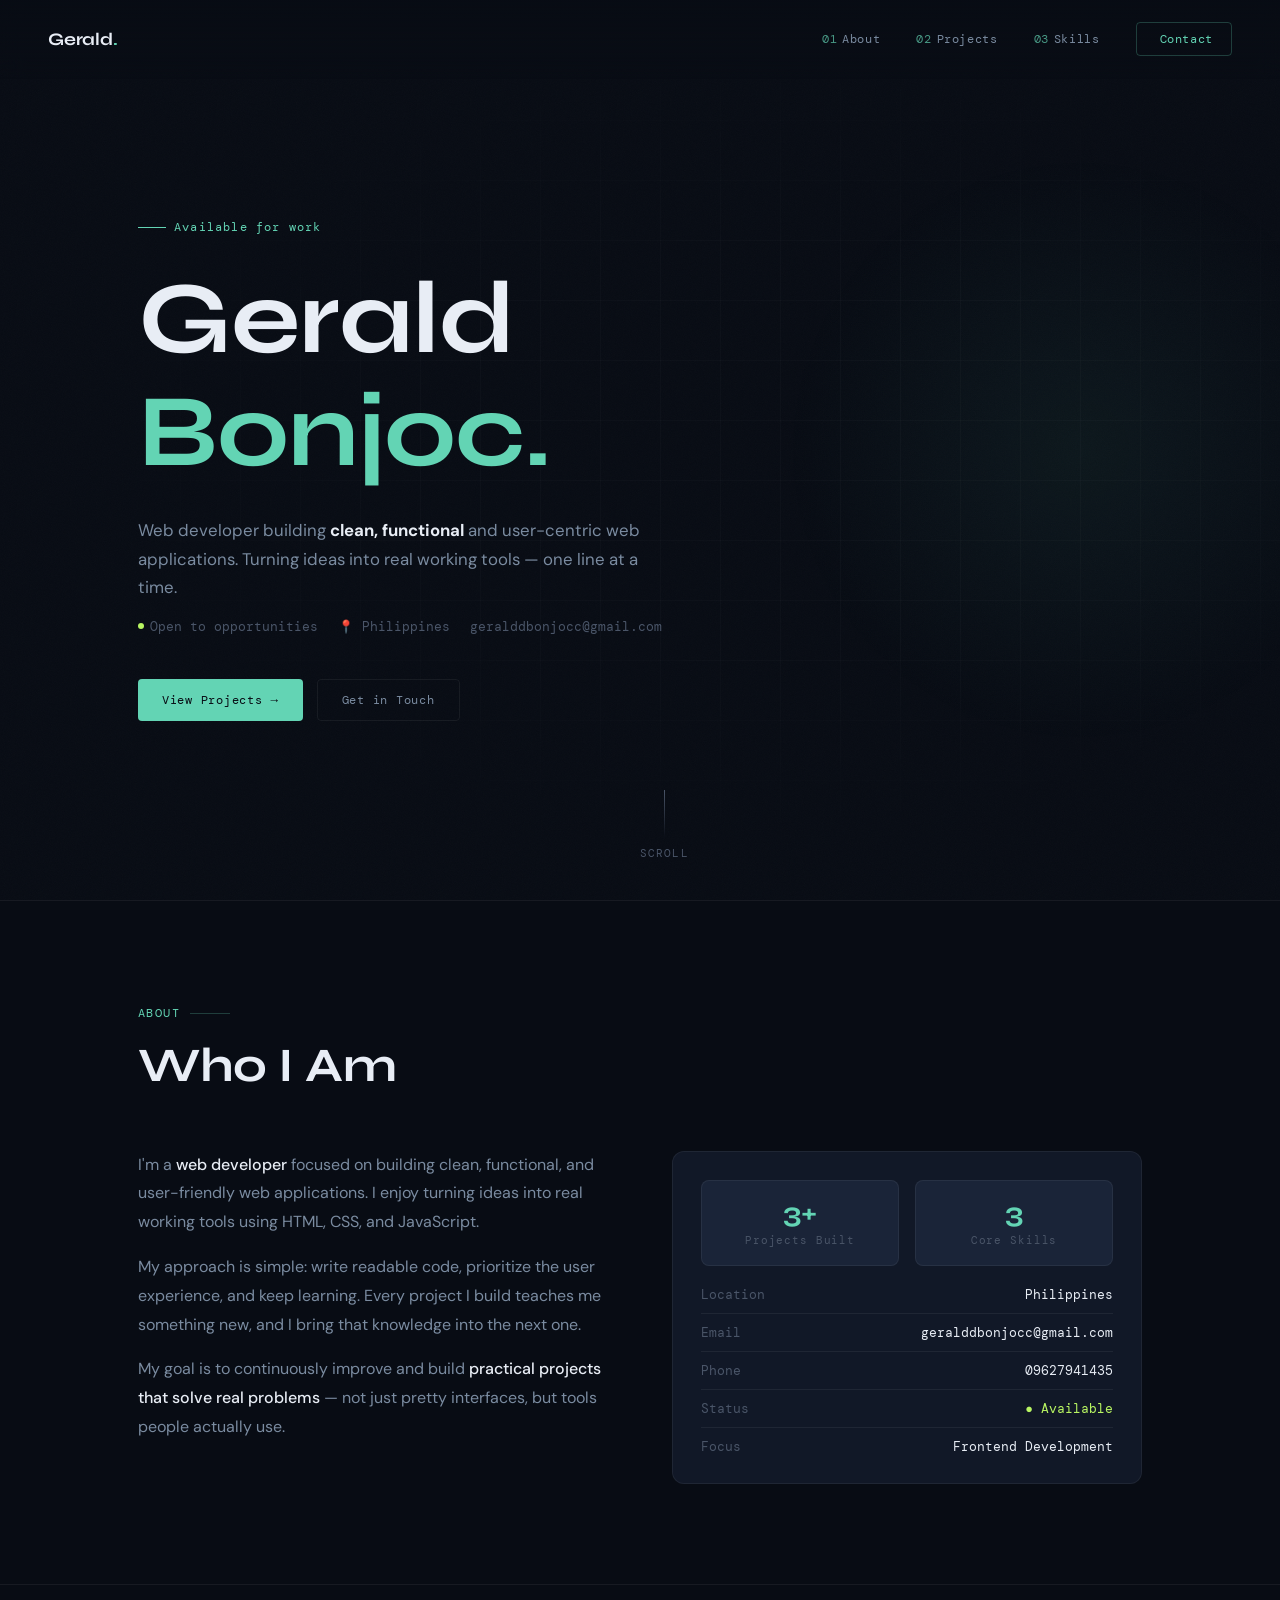
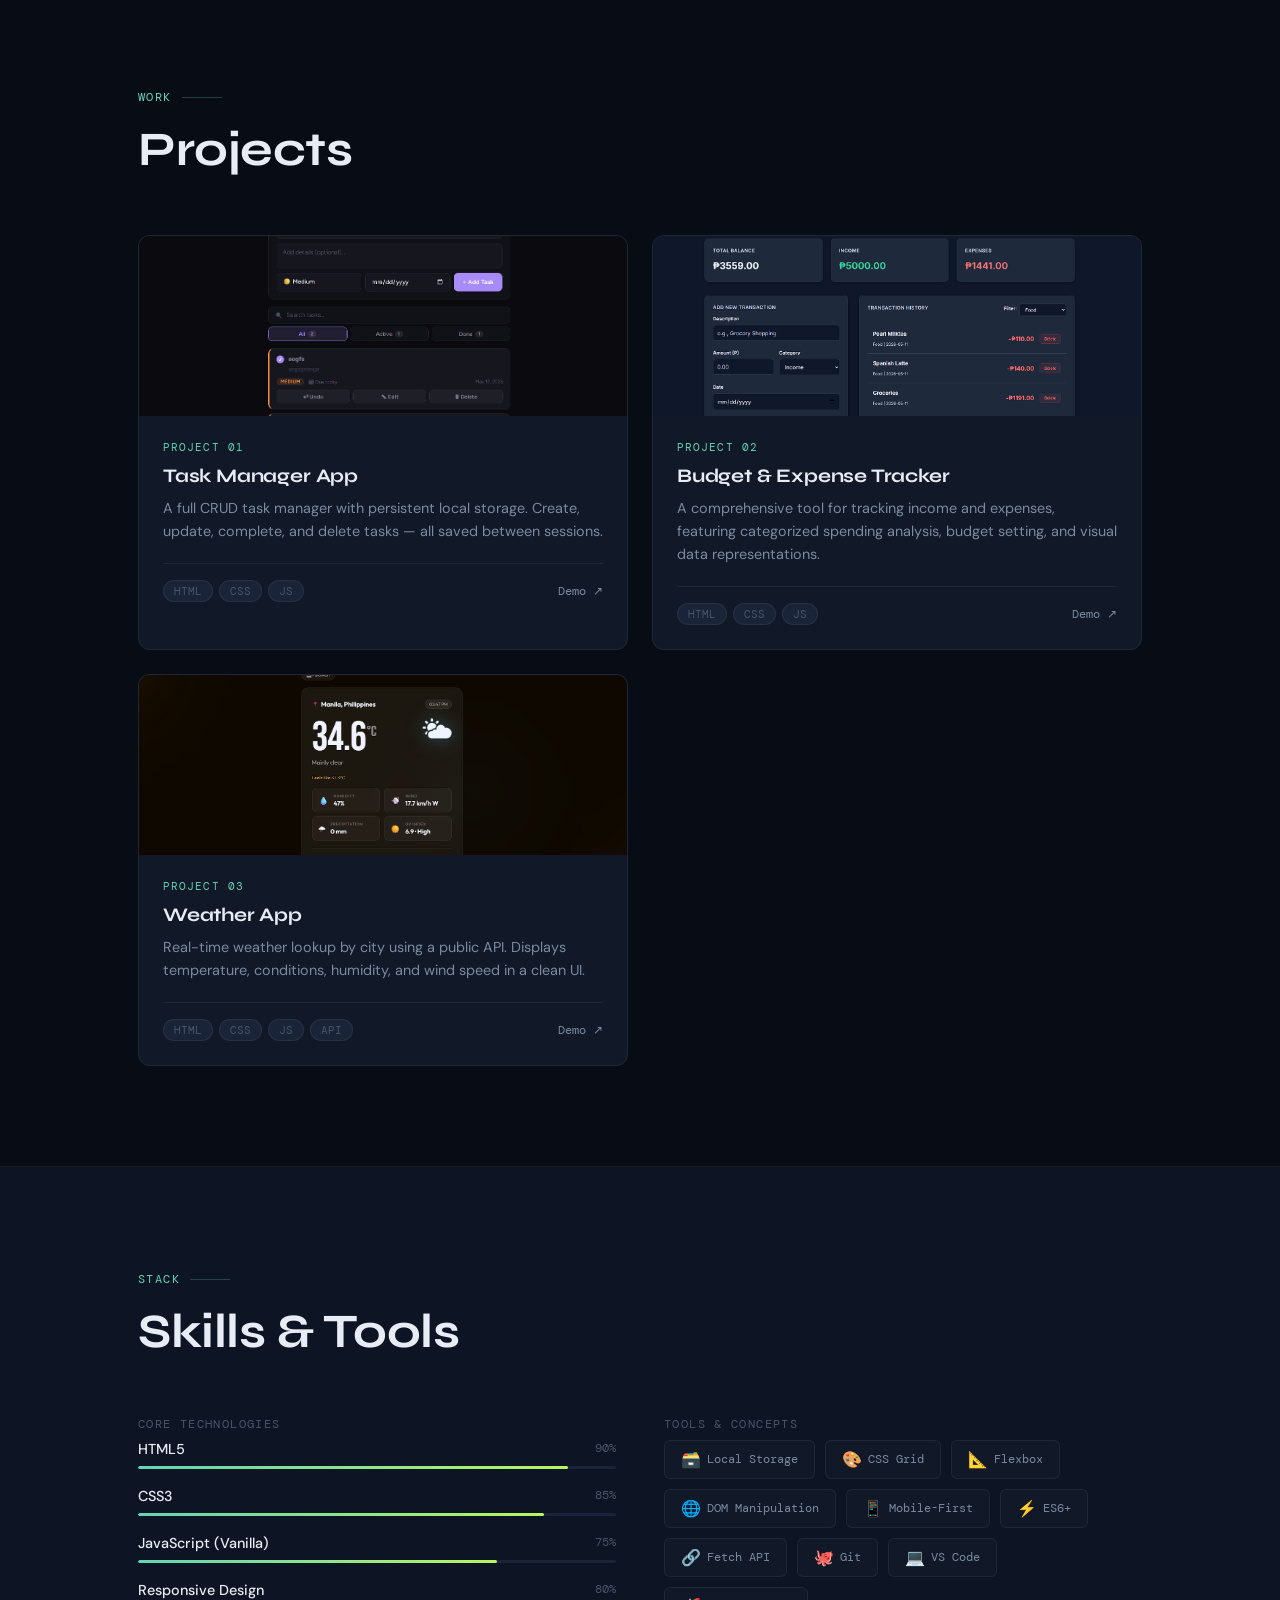
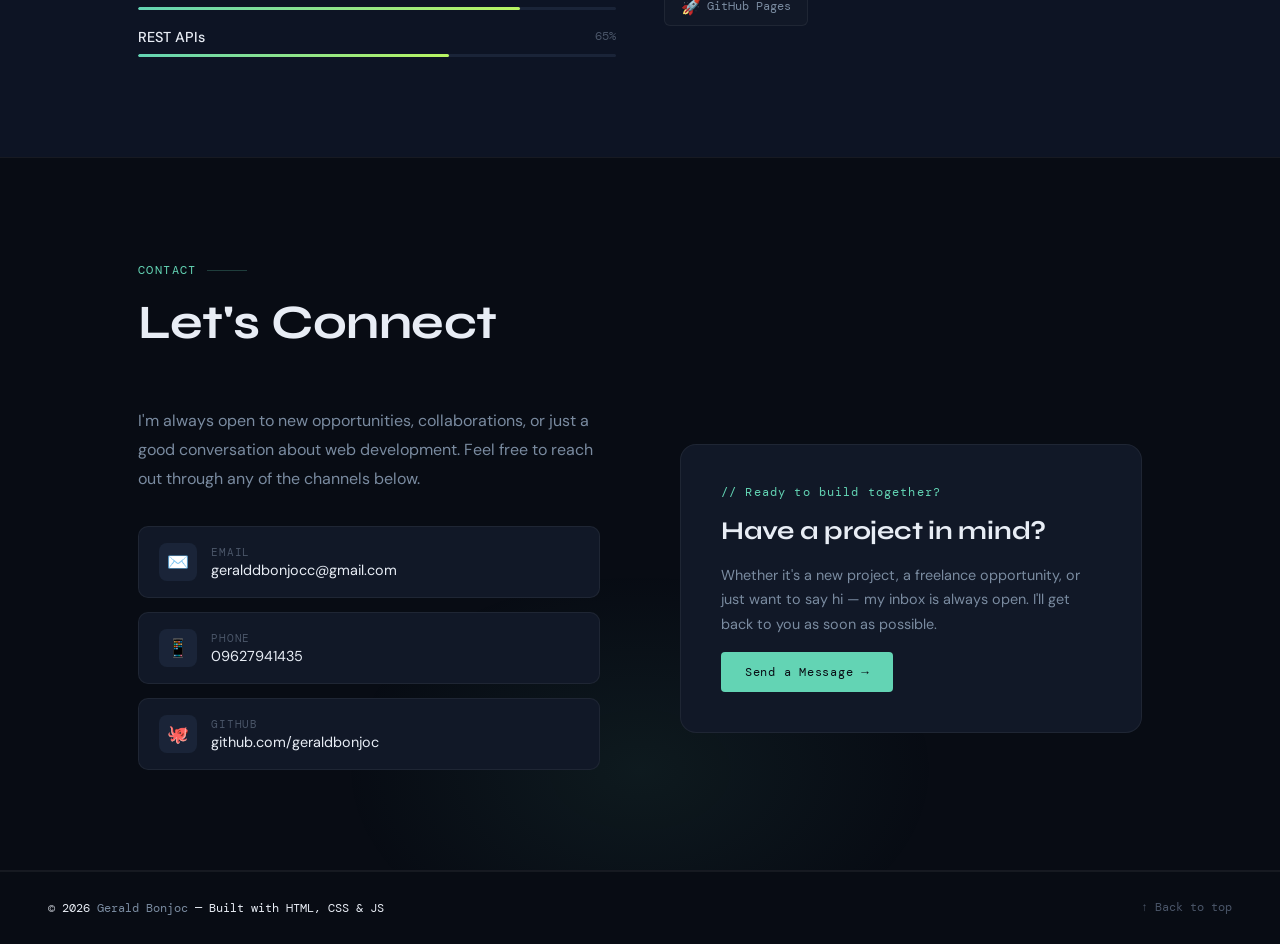
<file: index.html>
<!DOCTYPE html>
<html lang="en">
<head>
  <meta charset="UTF-8" />
  <meta name="viewport" content="width=device-width, initial-scale=1.0"/>
  <title>Gerald Bonjoc — Web Developer</title>
  <link rel="preconnect" href="https://fonts.googleapis.com">
  <link rel="preconnect" href="https://fonts.gstatic.com" crossorigin>
  <link href="https://fonts.googleapis.com/css2?family=Syne:wght@400;500;600;700;800&family=DM+Mono:ital,wght@0,300;0,400;0,500;1,300&family=DM+Sans:ital,opsz,wght@0,9..40,300;0,9..40,400;0,9..40,500;1,9..40,300&display=swap" rel="stylesheet">

  <style>
    *, *::before, *::after {
      margin: 0;
      padding: 0;
      box-sizing: border-box;
    }

    :root {
      --bg: #080c14;
      --bg2: #0d1424;
      --surface: #111827;
      --surface2: #1a2438;
      --border: rgba(255,255,255,0.06);
      --border-accent: rgba(99,212,180,0.25);
      --cyan: #63d4b4;
      --cyan-dim: rgba(99,212,180,0.12);
      --lime: #b8f562;
      --text: #e8edf5;
      --text-muted: #7a8ba0;
      --text-dim: #4a5568;
      --font-head: 'Syne', sans-serif;
      --font-body: 'DM Sans', sans-serif;
      --font-mono: 'DM Mono', monospace;
    }

    html { scroll-behavior: smooth; }

    body {
      font-family: var(--font-body);
      background: var(--bg);
      color: var(--text);
      overflow-x: hidden;
      /* Removed custom cursor setting */
    }

    ::selection {
      background: var(--cyan);
      color: var(--bg);
    }

    .noise {
      position: fixed;
      inset: 0;
      z-index: 0;
      opacity: 0.025;
      pointer-events: none;
      background-image: url("data:image/svg+xml,%3Csvg viewBox='0 0 256 256' xmlns='http://www.w3.org/2000/svg'%3E%3Cfilter id='noise'%3E%3CfeTurbulence type='fractalNoise' baseFrequency='0.9' numOctaves='4' stitchTiles='stitch'/%3E%3C/filter%3E%3Crect width='100%25' height='100%25' filter='url(%23noise)'/%3E%3C/svg%3E");
      background-size: 200px 200px;
    }

    nav {
      position: fixed;
      top: 0;
      left: 0;
      right: 0;
      z-index: 100;
      padding: 22px 48px;
      display: flex;
      align-items: center;
      justify-content: space-between;
      background: linear-gradient(to bottom, rgba(8,12,20,0.95) 0%, transparent 100%);
      backdrop-filter: blur(12px);
      border-bottom: 1px solid transparent;
      transition: border-color 0.3s ease;
    }

    nav.scrolled {
      border-bottom: 1px solid var(--border);
    }

    .nav-logo {
      font-family: var(--font-head);
      font-weight: 700; /* Adjusted from 800 */
      font-size: 1.1rem;
      letter-spacing: -0.01em; /* Adjusted from -0.02em to fix stretched look */
      color: var(--text);
    }

    .nav-logo span {
      color: var(--cyan);
    }

    .nav-links {
      display: flex;
      align-items: center;
      gap: 36px;
      list-style: none;
    }

    .nav-links a {
      font-family: var(--font-mono);
      font-size: 0.78rem;
      color: var(--text-muted);
      text-decoration: none;
      letter-spacing: 0.05em;
      transition: color 0.2s ease;
      position: relative;
    }

    .nav-links a::before {
      content: attr(data-num);
      color: var(--cyan);
      margin-right: 5px;
      opacity: 0.7;
    }

    .nav-links a:hover,
    .nav-links a.active {
      color: var(--text);
    }

    .nav-cta {
      font-family: var(--font-mono);
      font-size: 0.75rem;
      letter-spacing: 0.08em;
      padding: 8px 18px;
      border: 1px solid var(--border-accent);
      border-radius: 4px;
      color: var(--cyan) !important;
      text-decoration: none;
      transition: background 0.2s ease, color 0.2s ease;
    }

    .nav-cta:hover {
      background: var(--cyan) !important;
      color: var(--bg) !important;
      border-color: var(--cyan) !important;
    }

    section, header {
      position: relative;
      z-index: 1;
    }

    .hero {
      min-height: 100vh;
      display: flex;
      flex-direction: column;
      justify-content: center;
      padding: 120px 48px 80px;
      max-width: 1100px;
      margin: 0 auto;
    }

    .hero-tag {
      display: inline-flex;
      align-items: center;
      gap: 8px;
      font-family: var(--font-mono);
      font-size: 0.75rem;
      color: var(--cyan);
      letter-spacing: 0.1em;
      margin-bottom: 28px;
      opacity: 0;
      animation: fadeUp 0.6s ease 0.2s forwards;
    }

    .hero-tag::before {
      content: '';
      display: block;
      width: 28px;
      height: 1px;
      background: var(--cyan);
    }

    .hero-name {
      font-family: var(--font-head);
      font-size: clamp(3.5rem, 8vw, 7rem);
      font-weight: 700;
      line-height: 1.1;
      letter-spacing: -0.01em;
      color: var(--text);
      opacity: 0;
      animation: fadeUp 0.6s ease 0.4s forwards;
    }

    .hero-name .accent {
      color: var(--cyan);
      display: block;
    }

    .hero-desc {
      margin-top: 28px;
      font-size: 1.05rem;
      color: var(--text-muted);
      line-height: 1.7;
      max-width: 520px;
      opacity: 0;
      animation: fadeUp 0.6s ease 0.6s forwards;
    }

    .hero-meta {
      margin-top: 16px;
      font-family: var(--font-mono);
      font-size: 0.8rem;
      color: var(--text-dim);
      display: flex;
      align-items: center;
      gap: 20px;
      flex-wrap: wrap;
      opacity: 0;
      animation: fadeUp 0.6s ease 0.75s forwards;
    }

    .hero-meta span {
      display: flex;
      align-items: center;
      gap: 6px;
    }

    .hero-meta .dot {
      width: 6px;
      height: 6px;
      background: var(--lime);
      border-radius: 50%;
      animation: pulse 2s infinite;
    }

    .hero-actions {
      display: flex;
      gap: 14px;
      flex-wrap: wrap;
      margin-top: 44px;
      opacity: 0;
      animation: fadeUp 0.6s ease 0.9s forwards;
    }

    .btn {
      display: inline-flex;
      align-items: center;
      gap: 8px;
      font-family: var(--font-mono);
      font-size: 0.78rem;
      letter-spacing: 0.06em;
      text-decoration: none;
      padding: 12px 24px;
      border-radius: 4px;
      transition: all 0.2s ease;
    }

    .btn-filled {
      background: var(--cyan);
      color: var(--bg);
    }

    .btn-filled:hover {
      background: var(--lime);
      transform: translateY(-2px);
    }

    .btn-ghost {
      border: 1px solid var(--border);
      color: var(--text-muted);
    }

    .btn-ghost:hover {
      border-color: var(--border-accent);
      color: var(--cyan);
      transform: translateY(-2px);
    }

    .hero-scroll {
      position: absolute;
      bottom: 40px;
      left: 50%;
      transform: translateX(-50%);
      display: flex;
      flex-direction: column;
      align-items: center;
      gap: 8px;
      color: var(--text-dim);
      font-family: var(--font-mono);
      font-size: 0.7rem;
      letter-spacing: 0.1em;
      opacity: 0;
      animation: fadeUp 0.6s ease 1.2s forwards;
    }

    .scroll-line {
      width: 1px;
      height: 48px;
      background: linear-gradient(to bottom, var(--text-dim), transparent);
      animation: scrollLine 2s ease-in-out infinite;
    }

    .hero-bg-shape {
      position: absolute;
      right: -100px;
      top: 50%;
      transform: translateY(-50%);
      width: 600px;
      height: 600px;
      background: radial-gradient(ellipse at center, rgba(99,212,180,0.06) 0%, transparent 70%);
      pointer-events: none;
      z-index: 0;
    }

    .hero-grid {
      position: absolute;
      inset: 0;
      background-image: 
        linear-gradient(rgba(255,255,255,0.02) 1px, transparent 1px),
        linear-gradient(90deg, rgba(255,255,255,0.02) 1px, transparent 1px);
      background-size: 60px 60px;
      pointer-events: none;
      mask-image: radial-gradient(ellipse at 60% 50%, black 30%, transparent 70%);
    }

    .section-wrapper {
      max-width: 1100px;
      margin: 0 auto;
      padding: 100px 48px;
    }

    .section-label {
      display: inline-flex;
      align-items: center;
      gap: 10px;
      font-family: var(--font-mono);
      font-size: 0.72rem;
      color: var(--cyan);
      letter-spacing: 0.12em;
      text-transform: uppercase;
      margin-bottom: 16px;
    }

    .section-label::after {
      content: '';
      display: block;
      width: 40px;
      height: 1px;
      background: var(--border-accent);
    }

    .section-title {
      font-family: var(--font-head);
      font-size: clamp(2rem, 4vw, 3rem);
      font-weight: 700;
      letter-spacing: -0.01em;
      line-height: 1.2;
      color: var(--text);
      margin-bottom: 56px;
    }

    .reveal {
      opacity: 0;
      transform: translateY(30px);
      transition: opacity 0.7s ease, transform 0.7s ease;
    }

    .reveal.visible {
      opacity: 1;
      transform: translateY(0);
    }

    .about-grid {
      display: grid;
      grid-template-columns: 1fr 1fr;
      gap: 64px;
      align-items: start;
    }

    .about-text {
      color: var(--text-muted);
      line-height: 1.8;
      font-size: 1rem;
    }

    .about-text p + p {
      margin-top: 16px;
    }

    .about-text strong {
      color: var(--text);
      font-weight: 500;
    }

    .about-card {
      background: var(--surface);
      border: 1px solid var(--border);
      border-radius: 12px;
      padding: 28px;
      display: flex;
      flex-direction: column;
      gap: 20px;
    }

    .stat-row {
      display: flex;
      justify-content: space-between;
      gap: 16px;
    }

    .stat-item {
      flex: 1;
      background: var(--surface2);
      border: 1px solid var(--border);
      border-radius: 8px;
      padding: 18px;
      text-align: center;
    }

    .stat-num {
      font-family: var(--font-head);
      font-size: 1.8rem;
      font-weight: 700;
      color: var(--cyan);
      line-height: 1;
    }

    .stat-label {
      font-family: var(--font-mono);
      font-size: 0.68rem;
      color: var(--text-dim);
      letter-spacing: 0.08em;
      margin-top: 6px;
    }

    .info-list {
      list-style: none;
      display: flex;
      flex-direction: column;
      gap: 10px;
    }

    .info-list li {
      display: flex;
      justify-content: space-between;
      align-items: center;
      font-family: var(--font-mono);
      font-size: 0.8rem;
      padding-bottom: 10px;
      border-bottom: 1px solid var(--border);
    }

    .info-list li:last-child {
      border-bottom: none;
      padding-bottom: 0;
    }

    .info-list .key {
      color: var(--text-dim);
    }

    .info-list .val {
      color: var(--text);
    }

    .divider {
      width: 100%;
      height: 1px;
      background: var(--border);
      margin: 0;
    }

    .projects-grid {
      display: grid;
      grid-template-columns: repeat(auto-fill, minmax(320px, 1fr));
      gap: 24px;
    }

    .project-card {
      background: var(--surface);
      border: 1px solid var(--border);
      border-radius: 12px;
      overflow: hidden;
      position: relative;
    }

    .project-card::after {
      content: '';
      position: absolute;
      inset: 0;
      border-radius: 12px;
      opacity: 0;
      transition: opacity 0.3s ease;
      background: linear-gradient(135deg, rgba(99,212,180,0.04), transparent);
      pointer-events: none;
    }

    .project-card:hover {
      border-color: var(--border-accent);
      transform: translateY(-6px);
      box-shadow: 0 20px 60px rgba(0,0,0,0.5);
    }

    .project-card:hover::after {
      opacity: 1;
    }

    .project-img-wrap {
      overflow: hidden;
      height: 180px;
      background: var(--surface2);
      position: relative;
    }

    .project-img-wrap img {
      width: 100%;
      height: 100%;
      object-fit: cover;
      transition: transform 0.4s ease;
      display: block;
    }

    .project-card:hover .project-img-wrap img {
      transform: scale(1.06);
    }

    .project-img-placeholder {
      width: 100%;
      height: 100%;
      display: flex;
      align-items: center;
      justify-content: center;
      font-size: 3rem;
    }

    .project-body {
      padding: 24px;
    }

    .project-tag {
      font-family: var(--font-mono);
      font-size: 0.68rem;
      letter-spacing: 0.1em;
      color: var(--cyan);
      text-transform: uppercase;
      margin-bottom: 10px;
    }

    .project-title {
      font-family: var(--font-head);
      font-size: 1.2rem;
      font-weight: 700;
      color: var(--text);
      letter-spacing: -0.01em;
      margin-bottom: 10px;
    }

    .project-desc {
      font-size: 0.9rem;
      color: var(--text-muted);
      line-height: 1.6;
      margin-bottom: 20px;
    }

    .project-footer {
      display: flex;
      align-items: center;
      justify-content: space-between;
      padding-top: 16px;
      border-top: 1px solid var(--border);
    }

    .project-stack {
      display: flex;
      flex-wrap: wrap;
      gap: 6px;
    }

    .tag {
      font-family: var(--font-mono);
      font-size: 0.7rem;
      padding: 3px 10px;
      border-radius: 20px;
      background: var(--surface2);
      color: var(--text-dim);
      border: 1px solid var(--border);
    }

    .project-links {
      display: flex;
      gap: 12px;
    }

    .project-links a {
      font-family: var(--font-mono);
      font-size: 0.72rem;
      color: var(--text-muted);
      text-decoration: none;
      display: flex;
      align-items: center;
      gap: 4px;
      transition: color 0.2s;
    }

    .project-links a:hover {
      color: var(--cyan);
    }

    .skills-section {
      background: var(--bg2);
    }

    .skills-wrapper {
      display: grid;
      grid-template-columns: 1fr 1fr;
      gap: 48px;
    }

    .skill-group {
      display: flex;
      flex-direction: column;
      gap: 18px;
    }

    .skill-group-title {
      font-family: var(--font-mono);
      font-size: 0.72rem;
      letter-spacing: 0.12em;
      text-transform: uppercase;
      color: var(--text-dim);
      margin-bottom: 8px;
    }

    .skill-bar-item {
      display: flex;
      flex-direction: column;
      gap: 8px;
    }

    .skill-bar-header {
      display: flex;
      justify-content: space-between;
      align-items: center;
    }

    .skill-bar-name {
      font-size: 0.9rem;
      color: var(--text);
      font-weight: 500;
    }

    .skill-bar-pct {
      font-family: var(--font-mono);
      font-size: 0.72rem;
      color: var(--text-dim);
    }

    .skill-bar-track {
      height: 3px;
      background: var(--surface2);
      border-radius: 2px;
      overflow: hidden;
    }

    .skill-bar-fill {
      height: 100%;
      background: linear-gradient(90deg, var(--cyan), var(--lime));
      border-radius: 2px;
      width: 0;
      transition: width 1.2s cubic-bezier(0.25, 0.46, 0.45, 0.94);
    }

    .skill-icons {
      display: flex;
      flex-wrap: wrap;
      gap: 10px;
    }

    .skill-pill {
      display: inline-flex;
      align-items: center;
      gap: 6px;
      font-family: var(--font-mono);
      font-size: 0.78rem;
      padding: 8px 16px;
      background: var(--surface);
      border: 1px solid var(--border);
      border-radius: 6px;
      color: var(--text-muted);
      transition: border-color 0.2s, color 0.2s;
    }

    .skill-pill:hover {
      border-color: var(--border-accent);
      color: var(--cyan);
    }

    .skill-pill .icon {
      font-size: 1rem;
    }

    .contact-section {
      position: relative;
      overflow: hidden;
    }

    .contact-glow {
      position: absolute;
      bottom: -100px;
      left: 50%;
      transform: translateX(-50%);
      width: 600px;
      height: 400px;
      background: radial-gradient(ellipse, rgba(99,212,180,0.07), transparent 70%);
      pointer-events: none;
    }

    .contact-inner {
      display: grid;
      grid-template-columns: 1fr 1fr;
      gap: 80px;
      align-items: center;
    }

    .contact-text {
      color: var(--text-muted);
      line-height: 1.8;
      font-size: 1rem;
      margin-bottom: 32px;
    }

    .contact-links {
      display: flex;
      flex-direction: column;
      gap: 14px;
    }

    .contact-link {
      display: flex;
      align-items: center;
      gap: 14px;
      text-decoration: none;
      padding: 16px 20px;
      background: var(--surface);
      border: 1px solid var(--border);
      border-radius: 10px;
      transition: all 0.2s ease;
      color: var(--text);
    }

    .contact-link:hover {
      border-color: var(--border-accent);
      background: var(--surface2);
      transform: translateX(4px);
      color: var(--cyan);
    }

    .contact-link-icon {
      width: 38px;
      height: 38px;
      background: var(--surface2);
      border-radius: 8px;
      display: flex;
      align-items: center;
      justify-content: center;
      font-size: 1.1rem;
      flex-shrink: 0;
      transition: background 0.2s;
    }

    .contact-link:hover .contact-link-icon {
      background: var(--cyan-dim);
    }

    .contact-link-info {
      display: flex;
      flex-direction: column;
    }

    .contact-link-label {
      font-family: var(--font-mono);
      font-size: 0.68rem;
      color: var(--text-dim);
      letter-spacing: 0.08em;
      text-transform: uppercase;
      margin-bottom: 2px;
    }

    .contact-link-val {
      font-size: 0.9rem;
    }

    .contact-cta {
      background: var(--surface);
      border: 1px solid var(--border);
      border-radius: 16px;
      padding: 40px;
      display: flex;
      flex-direction: column;
      gap: 16px;
      align-items: flex-start;
    }

    .contact-cta-tag {
      font-family: var(--font-mono);
      font-size: 0.72rem;
      color: var(--cyan);
      letter-spacing: 0.1em;
    }

    .contact-cta-title {
      font-family: var(--font-head);
      font-size: 1.6rem;
      font-weight: 700;
      letter-spacing: -0.01em;
      color: var(--text);
      line-height: 1.2;
    }

    .contact-cta-body {
      font-size: 0.9rem;
      color: var(--text-muted);
      line-height: 1.7;
    }

    footer {
      border-top: 1px solid var(--border);
      padding: 28px 48px;
      display: flex;
      justify-content: space-between;
      align-items: center;
      max-width: 100%;
      position: relative;
      z-index: 1;
    }

    .footer-copy {
      font-family: var(--font-mono);
      font-size: 0.75rem;
    }

    .footer-copy span {
      color: var(--text-muted);
    }

    .footer-back {
      font-family: var(--font-mono);
      font-size: 0.72rem;
      color: var(--text-dim);
      text-decoration: none;
      display: flex;
      align-items: center;
      gap: 6px;
      transition: color 0.2s;
    }

    .footer-back:hover {
      color: var(--cyan);
    }

    @keyframes fadeUp {
      to {
        opacity: 1;
        transform: translateY(0);
      }
      from {
        opacity: 0;
        transform: translateY(20px);
      }
    }

    @keyframes pulse {
      0%, 100% { opacity: 1; }
      50% { opacity: 0.3; }
    }

    @keyframes scrollLine {
      0% { transform: scaleY(1); transform-origin: top; opacity: 1; }
      50% { transform: scaleY(0.3); transform-origin: top; opacity: 0.5; }
      51% { transform: scaleY(0.3); transform-origin: bottom; }
      100% { transform: scaleY(1); transform-origin: bottom; opacity: 1; }
    }

    @media (max-width: 900px) {
      nav { padding: 18px 24px; }
      .nav-links { gap: 20px; }
      .hero { padding: 100px 24px 60px; }
      .section-wrapper { padding: 80px 24px; }
      .about-grid { grid-template-columns: 1fr; gap: 40px; }
      .skills-wrapper { grid-template-columns: 1fr; gap: 32px; }
      .contact-inner { grid-template-columns: 1fr; gap: 40px; }
      footer { flex-direction: column; gap: 12px; padding: 20px 24px; text-align: center; }
    }

    @media (max-width: 640px) {
      .nav-links { display: none; }
      .hero-name { font-size: 2.8rem; }
      .projects-grid { grid-template-columns: 1fr; }
      .section-wrapper { padding: 60px 20px; }
      .hero { padding: 80px 20px 40px; }
      .nav-logo { font-size: 1rem; }
    }
  </style>
</head>

<body>

<div class="noise"></div>

<nav id="mainNav">
  <div class="nav-logo">Gerald<span>.</span></div>
  <ul class="nav-links">
    <a href="#about" data-num="01">About</a>
    <a href="#projects" data-num="02">Projects</a>
    <a href="#skills" data-num="03">Skills</a>
    <a href="#contact" class="nav-cta">Contact</a>
  </ul>
</nav>

<header id="home" style="position:relative; overflow:hidden;">
  <div class="hero-grid"></div>
  <div class="hero-bg-shape"></div>
  <div class="hero" style="position:relative; z-index:1;">
    <div class="hero-tag">Available for work</div>
    <h1 class="hero-name">
      Gerald
      <span class="accent">Bonjoc.</span>
    </h1>
    <p class="hero-desc">
      Web developer building <strong style="color:var(--text);">clean, functional</strong> and user-centric web applications. Turning ideas into real working tools — one line at a time.
    </p>
    <div class="hero-meta">
      <span><span class="dot"></span> Open to opportunities</span>
      <span>📍 Philippines</span>
      <span>geralddbonjocc@gmail.com</span>
    </div>
    <div class="hero-actions">
      <a href="#projects" class="btn btn-filled">View Projects →</a>
      <a href="#contact" class="btn btn-ghost">Get in Touch</a>
    </div>
  </div>
  <div class="hero-scroll">
    <div class="scroll-line"></div>
    SCROLL
  </div>
</header>

<div class="divider"></div>

<section id="about">
  <div class="section-wrapper">
    <div class="section-label">About</div>
    <h2 class="section-title reveal">Who I Am</h2>
    <div class="about-grid reveal">
      <div>
        <div class="about-text">
          <p>I'm a <strong>web developer</strong> focused on building clean, functional, and user-friendly web applications. I enjoy turning ideas into real working tools using HTML, CSS, and JavaScript.</p>
          <p>My approach is simple: write readable code, prioritize the user experience, and keep learning. Every project I build teaches me something new, and I bring that knowledge into the next one.</p>
          <p>My goal is to continuously improve and build <strong>practical projects that solve real problems</strong> — not just pretty interfaces, but tools people actually use.</p>
        </div>
      </div>
      <div class="about-card">
        <div class="stat-row">
          <div class="stat-item">
            <div class="stat-num">3+</div>
            <div class="stat-label">Projects Built</div>
          </div>
          <div class="stat-item">
            <div class="stat-num">3</div>
            <div class="stat-label">Core Skills</div>
          </div>
        </div>
        <ul class="info-list">
          <li>
            <span class="key">Location</span>
            <span class="val">Philippines</span>
          </li>
          <li>
            <span class="key">Email</span>
            <span class="val">geralddbonjocc@gmail.com</span>
          </li>
          <li>
            <span class="key">Phone</span>
            <span class="val">09627941435</span>
          </li>
          <li>
            <span class="key">Status</span>
            <span class="val" style="color:var(--lime);">● Available</span>
          </li>
          <li>
            <span class="key">Focus</span>
            <span class="val">Frontend Development</span>
          </li>
        </ul>
      </div>
    </div>
  </div>
</section>

<div class="divider"></div>

<section id="projects">
  <div class="section-wrapper">
    <div class="section-label">Work</div>
    <h2 class="section-title reveal">Projects</h2>
    <div class="projects-grid">

      <div class="project-card reveal" style="transition-delay: 0s;">
        <div class="project-img-wrap">
          <img src="./images/task-manager.jpg" alt="Task Manager App" onerror="this.style.display='none'; this.nextElementSibling.style.display='flex';">
          <div class="project-img-placeholder" style="display:none;">📋</div>
        </div>
        <div class="project-body">
          <div class="project-tag">Project 01</div>
          <div class="project-title">Task Manager App</div>
          <p class="project-desc">A full CRUD task manager with persistent local storage. Create, update, complete, and delete tasks — all saved between sessions.</p>
          <div class="project-footer">
            <div class="project-stack">
              <span class="tag">HTML</span>
              <span class="tag">CSS</span>
              <span class="tag">JS</span>
            </div>
            <div class="project-links">
              <a href="./task-manager/index.html" target="_blank" rel="noopener">Demo ↗</a>
            </div>
          </div>
        </div>
      </div>

      <div class="project-card reveal" style="transition-delay: 0.12s;">
        <div class="project-img-wrap">
          <img src="./images/budget-tracker.jpg" alt="Smart Budget & Expense Tracker" onerror="this.style.display='none'; this.nextElementSibling.style.display='flex';">
          <div class="project-img-placeholder" style="display:none;">💰</div>
        </div>
        <div class="project-body">
          <div class="project-tag">Project 02</div>
          <div class="project-title">Budget & Expense Tracker</div>
          <p class="project-desc">A comprehensive tool for tracking income and expenses, featuring categorized spending analysis, budget setting, and visual data representations.</p>
          <div class="project-footer">
            <div class="project-stack">
              <span class="tag">HTML</span>
              <span class="tag">CSS</span>
              <span class="tag">JS</span>
            </div>
            <div class="project-links">
              <a href="./budget-expense-tracker/index.html" target="_blank" rel="noopener">Demo ↗</a>
            </div>
          </div>
        </div>
      </div>

      <div class="project-card reveal" style="transition-delay: 0.24s;">
        <div class="project-img-wrap">
          <img src="./images/weather.jpg" alt="Weather App" onerror="this.style.display='none'; this.nextElementSibling.style.display='flex';">
          <div class="project-img-placeholder" style="display:none;">🌤️</div>
        </div>
        <div class="project-body">
          <div class="project-tag">Project 03</div>
          <div class="project-title">Weather App</div>
          <p class="project-desc">Real-time weather lookup by city using a public API. Displays temperature, conditions, humidity, and wind speed in a clean UI.</p>
          <div class="project-footer">
            <div class="project-stack">
              <span class="tag">HTML</span>
              <span class="tag">CSS</span>
              <span class="tag">JS</span>
              <span class="tag">API</span>
            </div>
            <div class="project-links">
              <a href="./weather-app/index.html" target="_blank" rel="noopener">Demo ↗</a>
            </div>
          </div>
        </div>
      </div>

    </div>
  </div>
</section>

<div class="divider"></div>

<section id="skills" class="skills-section">
  <div class="section-wrapper">
    <div class="section-label">Stack</div>
    <h2 class="section-title reveal">Skills & Tools</h2>
    <div class="skills-wrapper">
      <div class="reveal">
        <div class="skill-group-title">Core Technologies</div>
        <div class="skill-group" id="skillBars">
          <div class="skill-bar-item">
            <div class="skill-bar-header">
              <span class="skill-bar-name">HTML5</span>
              <span class="skill-bar-pct">90%</span>
            </div>
            <div class="skill-bar-track"><div class="skill-bar-fill" data-pct="90"></div></div>
          </div>
          <div class="skill-bar-item">
            <div class="skill-bar-header">
              <span class="skill-bar-name">CSS3</span>
              <span class="skill-bar-pct">85%</span>
            </div>
            <div class="skill-bar-track"><div class="skill-bar-fill" data-pct="85"></div></div>
          </div>
          <div class="skill-bar-item">
            <div class="skill-bar-header">
              <span class="skill-bar-name">JavaScript (Vanilla)</span>
              <span class="skill-bar-pct">75%</span>
            </div>
            <div class="skill-bar-track"><div class="skill-bar-fill" data-pct="75"></div></div>
          </div>
          <div class="skill-bar-item">
            <div class="skill-bar-header">
              <span class="skill-bar-name">Responsive Design</span>
              <span class="skill-bar-pct">80%</span>
            </div>
            <div class="skill-bar-track"><div class="skill-bar-fill" data-pct="80"></div></div>
          </div>
          <div class="skill-bar-item">
            <div class="skill-bar-header">
              <span class="skill-bar-name">REST APIs</span>
              <span class="skill-bar-pct">65%</span>
            </div>
            <div class="skill-bar-track"><div class="skill-bar-fill" data-pct="65"></div></div>
          </div>
        </div>
      </div>
      <div class="reveal" style="transition-delay: 0.15s;">
        <div class="skill-group-title">Tools & Concepts</div>
        <div class="skill-icons">
          <span class="skill-pill"><span class="icon">🗃️</span> Local Storage</span>
          <span class="skill-pill"><span class="icon">🎨</span> CSS Grid</span>
          <span class="skill-pill"><span class="icon">📐</span> Flexbox</span>
          <span class="skill-pill"><span class="icon">🌐</span> DOM Manipulation</span>
          <span class="skill-pill"><span class="icon">📱</span> Mobile-First</span>
          <span class="skill-pill"><span class="icon">⚡</span> ES6+</span>
          <span class="skill-pill"><span class="icon">🔗</span> Fetch API</span>
          <span class="skill-pill"><span class="icon">🐙</span> Git</span>
          <span class="skill-pill"><span class="icon">💻</span> VS Code</span>
          <span class="skill-pill"><span class="icon">🚀</span> GitHub Pages</span>
        </div>
      </div>
    </div>
  </div>
</section>

<div class="divider"></div>

<section id="contact" class="contact-section">
  <div class="contact-glow"></div>
  <div class="section-wrapper">
    <div class="section-label">Contact</div>
    <h2 class="section-title reveal">Let's Connect</h2>
    <div class="contact-inner">
      <div class="reveal">
        <p class="contact-text">I'm always open to new opportunities, collaborations, or just a good conversation about web development. Feel free to reach out through any of the channels below.</p>
        <div class="contact-links">
          <a href="mailto:geralddbonjocc@gmail.com" class="contact-link">
            <div class="contact-link-icon">✉️</div>
            <div class="contact-link-info">
              <span class="contact-link-label">Email</span>
              <span class="contact-link-val">geralddbonjocc@gmail.com</span>
            </div>
          </a>
          <a href="tel:09627941435" class="contact-link">
            <div class="contact-link-icon">📱</div>
            <div class="contact-link-info">
              <span class="contact-link-label">Phone</span>
              <span class="contact-link-val">09627941435</span>
            </div>
          </a>
          <a href="https://github.com/grldbnjc" class="contact-link">
            <div class="contact-link-icon">🐙</div>
            <div class="contact-link-info">
              <span class="contact-link-label">GitHub</span>
              <span class="contact-link-val">github.com/geraldbonjoc</span>
            </div>
          </a>
        </div>
      </div>
      <div class="contact-cta reveal" style="transition-delay: 0.15s;">
        <span class="contact-cta-tag">// Ready to build together?</span>
        <div class="contact-cta-title">Have a project in mind?</div>
        <p class="contact-cta-body">Whether it's a new project, a freelance opportunity, or just want to say hi — my inbox is always open. I'll get back to you as soon as possible.</p>
        <a href="mailto:geralddbonjocc@gmail.com" class="btn btn-filled">Send a Message →</a>
      </div>
    </div>
  </div>
</section>

<div class="divider"></div>

<footer>
  <span class="footer-copy">© 2026 <span>Gerald Bonjoc</span> — Built with HTML, CSS & JS</span>
  <a href="#home" class="footer-back">↑ Back to top</a>
</footer>

<script>
  const nav = document.getElementById('mainNav');
  window.addEventListener('scroll', () => {
    nav.classList.toggle('scrolled', window.scrollY > 40);
  });

  const navLinks = document.querySelectorAll('.nav-links a[data-num]');
  const sectionIds = ['about', 'projects', 'skills', 'contact'];

  window.addEventListener('scroll', () => {
    let current = '';
    sectionIds.forEach(id => {
      const el = document.getElementById(id);
      if (el && el.getBoundingClientRect().top < window.innerHeight * 0.4) {
        current = id;
      }
    });
    navLinks.forEach(a => {
      a.classList.toggle('active', a.getAttribute('href') === '#' + current);
    });
  });

  const revealObserver = new IntersectionObserver(entries => {
    entries.forEach(entry => {
      if (entry.isIntersecting) {
        entry.target.classList.add('visible');
      }
    });
  }, { threshold: 0.1 });

  document.querySelectorAll('.reveal').forEach(el => revealObserver.observe(el));

  const barObserver = new IntersectionObserver(entries => {
    entries.forEach(entry => {
      if (entry.isIntersecting) {
        entry.target.querySelectorAll('.skill-bar-fill').forEach(bar => {
          bar.style.width = bar.dataset.pct + '%';
        });
        barObserver.unobserve(entry.target);
      }
    });
  }, { threshold: 0.3 });

  const skillBars = document.getElementById('skillBars');
  if (skillBars) barObserver.observe(skillBars);
</script>

</body>
</html>
</file>
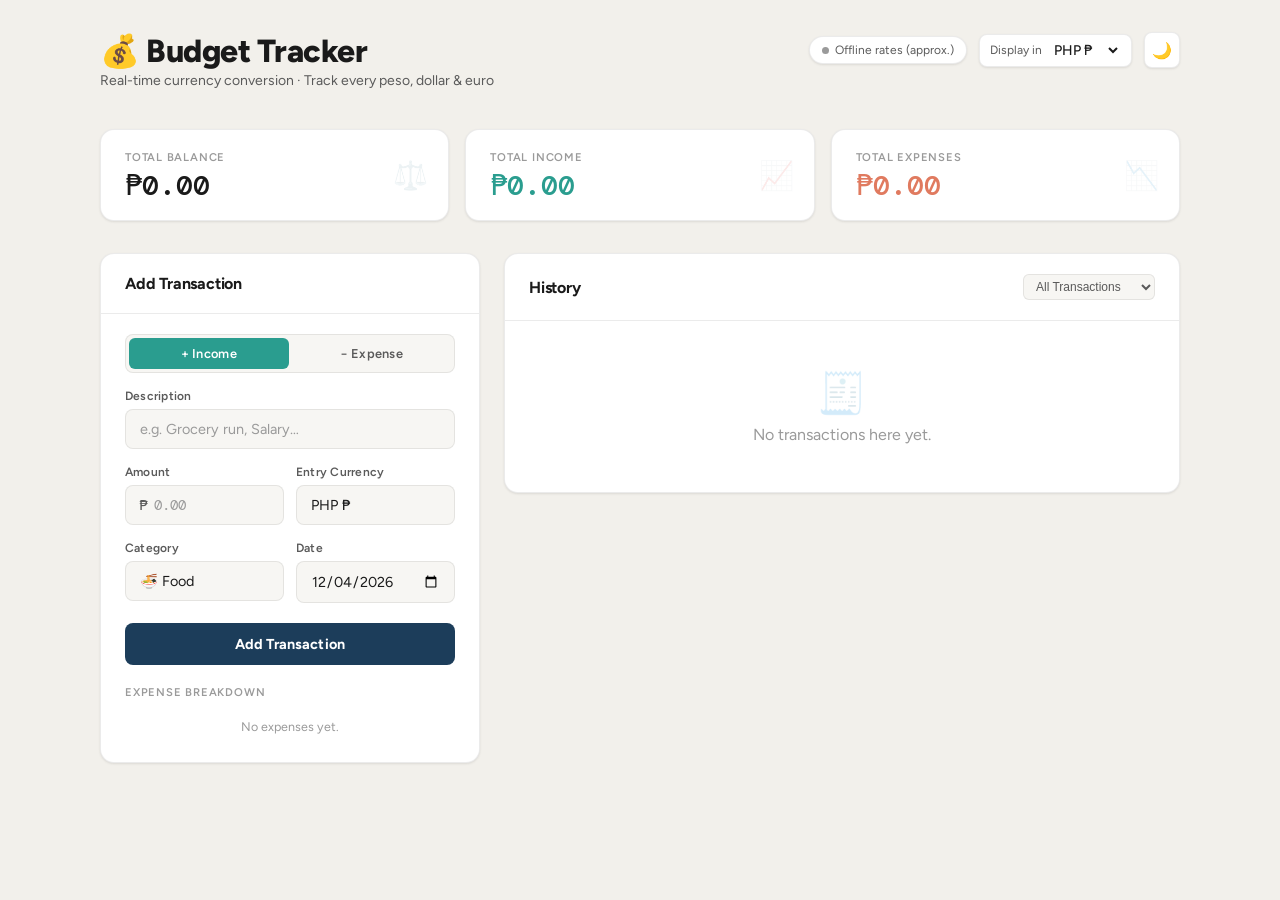
<file: budget-expense-tracker/index.html>
<!DOCTYPE html>
<html lang="en">
<head>
<meta charset="UTF-8">
<meta name="viewport" content="width=device-width, initial-scale=1.0">
<title>Budget & Expense Tracker</title>
<link href="https://fonts.googleapis.com/css2?family=Figtree:wght@400;500;600;700;800&family=DM+Mono:wght@400;500&display=swap" rel="stylesheet">
<link rel="stylesheet" href="styles.css">
</head>
<body>
<div class="wrap">

  <!-- Header -->
  <header>
    <div class="header-left">
      <h1>💰 Budget Tracker</h1>
      <p>Real-time currency conversion · Track every peso, dollar &amp; euro</p>
    </div>
    <div class="header-right">
      <div class="rate-badge">
        <span class="rate-dot" id="rate-dot"></span>
        <span id="rate-status">Fetching rates…</span>
      </div>
      <div class="ctrl-group">
        <label>Display in</label>
        <select id="currency-sel">
          <option value="USD">USD $</option>
          <option value="EUR">EUR €</option>
          <option value="PHP" selected>PHP ₱</option>
          <option value="JPY">JPY ¥</option>
          <option value="GBP">GBP £</option>
          <option value="AUD">AUD A$</option>
          <option value="SGD">SGD S$</option>
          <option value="KRW">KRW ₩</option>
        </select>
      </div>
      <button class="theme-btn" id="theme-btn" title="Toggle theme">🌙</button>
    </div>
  </header>

  <!-- Summary -->
  <div class="summary">
    <div class="sum-card">
      <div class="label">Total Balance</div>
      <div class="value" id="s-balance">—</div>
      <div class="icon">⚖️</div>
    </div>
    <div class="sum-card income">
      <div class="label">Total Income</div>
      <div class="value" id="s-income">—</div>
      <div class="icon">📈</div>
    </div>
    <div class="sum-card expense">
      <div class="label">Total Expenses</div>
      <div class="value" id="s-expense">—</div>
      <div class="icon">📉</div>
    </div>
  </div>

  <!-- Main Grid -->
  <div class="grid">

    <!-- Form Panel -->
    <div class="panel">
      <div class="panel-head"><h2>Add Transaction</h2></div>
      <div class="panel-body">

        <!-- Income / Expense toggle -->
        <div class="form-group">
          <div class="type-toggle">
            <input type="radio" id="type-income" name="tx-type" value="Income" checked>
            <input type="radio" id="type-expense" name="tx-type" value="Expense">
            <label for="type-income" class="tog-income">+ Income</label>
            <label for="type-expense" class="tog-expense">− Expense</label>
          </div>
        </div>

        <div class="form-group">
          <label class="field-label">Description</label>
          <input type="text" id="desc" placeholder="e.g. Grocery run, Salary…">
        </div>

        <div class="form-row">
          <div class="form-group">
            <label class="field-label">Amount</label>
            <div class="amount-wrap">
              <span class="sym" id="input-sym">₱</span>
              <input type="number" id="amount" step="0.01" min="0" placeholder="0.00">
            </div>
          </div>
          <div class="form-group">
            <label class="field-label">Entry Currency</label>
            <select class="field-select" id="entry-currency">
              <option value="USD">USD $</option>
              <option value="EUR">EUR €</option>
              <option value="PHP" selected>PHP ₱</option>
              <option value="JPY">JPY ¥</option>
              <option value="GBP">GBP £</option>
              <option value="AUD">AUD A$</option>
              <option value="SGD">SGD S$</option>
              <option value="KRW">KRW ₩</option>
            </select>
          </div>
        </div>

        <div class="form-row">
          <div class="form-group">
            <label class="field-label">Category</label>
            <select class="field-select" id="category">
              <option value="Food">🍜 Food</option>
              <option value="Transport">🚌 Transport</option>
              <option value="Entertainment">🎮 Entertainment</option>
              <option value="Bills">💡 Bills</option>
              <option value="Shopping">🛍️ Shopping</option>
              <option value="Health">🏥 Health</option>
              <option value="Salary">💼 Salary</option>
              <option value="Other">📦 Other</option>
            </select>
          </div>
          <div class="form-group">
            <label class="field-label">Date</label>
            <input type="date" id="date">
          </div>
        </div>

        <button class="btn-add" id="add-btn">Add Transaction</button>

        <!-- Category Breakdown -->
        <div class="breakdown">
          <div class="breakdown-title">Expense Breakdown</div>
          <div id="cat-breakdown"></div>
        </div>
      </div>
    </div>

    <!-- History Panel -->
    <div class="panel">
      <div class="panel-head">
        <h2>History</h2>
        <select class="filter-select" id="filter-sel">
          <option value="All">All Transactions</option>
          <option value="Income">Income only</option>
          <option value="Food">🍜 Food</option>
          <option value="Transport">🚌 Transport</option>
          <option value="Entertainment">🎮 Entertainment</option>
          <option value="Bills">💡 Bills</option>
          <option value="Shopping">🛍️ Shopping</option>
          <option value="Health">🏥 Health</option>
          <option value="Salary">💼 Salary</option>
          <option value="Other">📦 Other</option>
        </select>
      </div>
      <ul class="tx-list" id="tx-list"></ul>
    </div>

  </div><!-- /grid -->
</div><!-- /wrap -->

<div class="toast" id="toast"></div>

<script src="script.js"></script>
</body>
</html>
</file>
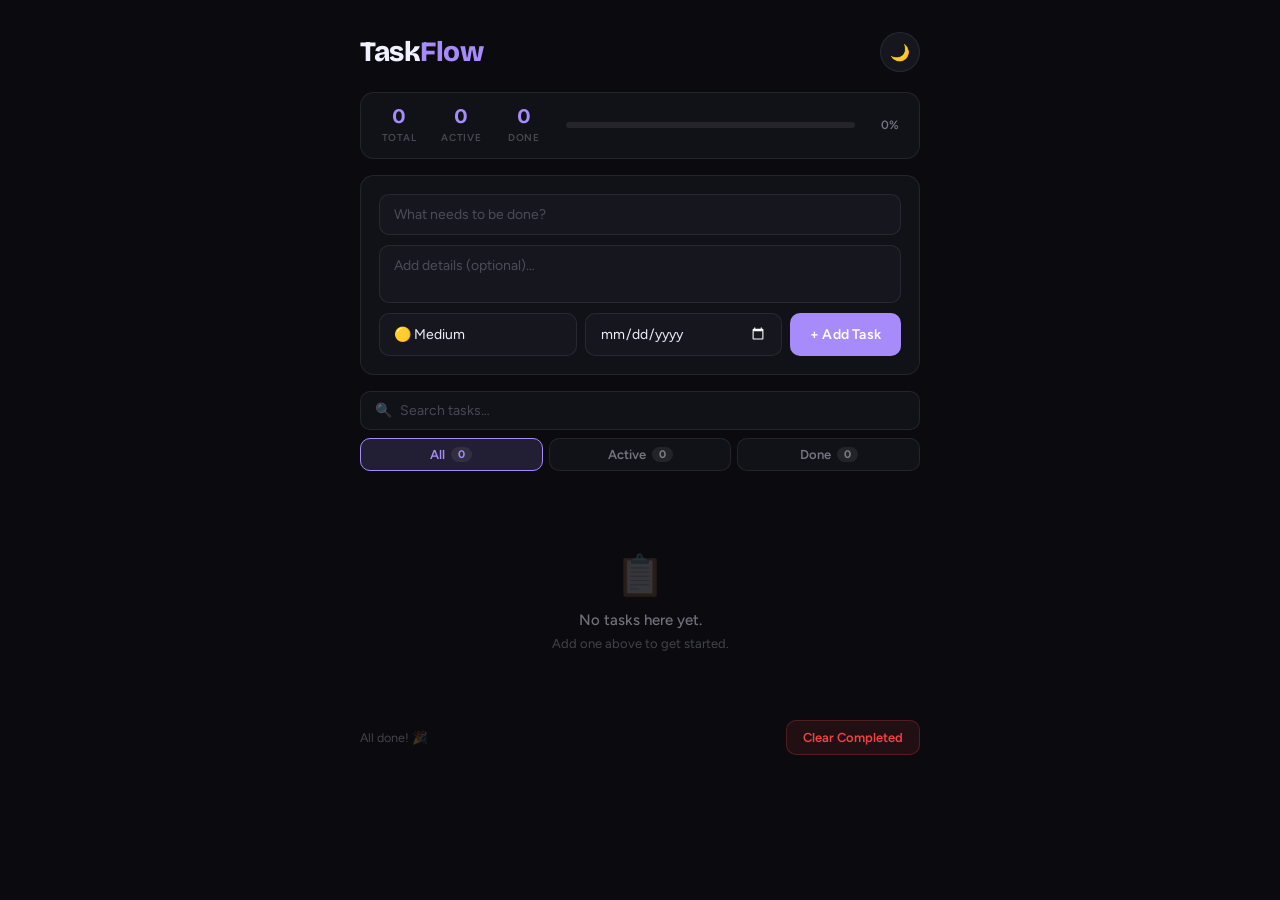
<file: task-manager/index.html>
<!DOCTYPE html>
<html lang="en" data-theme="dark">
<head>
  <meta charset="UTF-8" />
  <meta name="viewport" content="width=device-width, initial-scale=1.0" />
  <title>TaskFlow</title>
  <link rel="preconnect" href="https://fonts.googleapis.com" />
  <link rel="preconnect" href="https://fonts.gstatic.com" crossorigin />
  <link href="https://fonts.googleapis.com/css2?family=Syne:wght@700;800&family=Manrope:wght@400;500;600&display=swap" rel="stylesheet" />
  <link rel="stylesheet" href="style.css" />
</head>
<body>

  <!-- Toast Container -->
  <div id="toastContainer"></div>

  <div class="container">

    <!-- Header -->
    <header>
      <div class="logo">Task<span>Flow</span></div>
      <button id="toggleTheme" class="theme-btn" title="Toggle theme">
        <span id="themeIcon">🌙</span>
      </button>
    </header>

    <!-- Stats Bar -->
    <div class="stats-bar">
      <div class="stat">
        <span class="stat-value" id="statTotal">0</span>
        <span class="stat-label">Total</span>
      </div>
      <div class="stat">
        <span class="stat-value" id="statActive">0</span>
        <span class="stat-label">Active</span>
      </div>
      <div class="stat">
        <span class="stat-value" id="statDone">0</span>
        <span class="stat-label">Done</span>
      </div>
      <div class="progress-wrap">
        <div class="progress-bar">
          <div class="progress-fill" id="progressFill"></div>
        </div>
        <span class="progress-pct" id="progressPct">0%</span>
      </div>
    </div>

    <!-- Form -->
    <form id="taskForm" class="task-form">
      <input type="text" id="title" placeholder="What needs to be done?" autocomplete="off" required />
      <textarea id="description" placeholder="Add details (optional)…" rows="2"></textarea>
      <div class="form-row">
        <select id="priority">
          <option value="low">🟢 Low</option>
          <option value="medium" selected>🟡 Medium</option>
          <option value="high">🔴 High</option>
        </select>
        <input type="date" id="dueDate" title="Due date" />
        <button type="submit" class="primary-btn">+ Add Task</button>
      </div>
    </form>

    <!-- Search + Filters -->
    <div class="controls">
      <div class="search-box">
        <span class="search-icon">🔍</span>
        <input type="text" id="searchInput" placeholder="Search tasks…" autocomplete="off" />
      </div>
      <div class="filters">
        <button data-filter="all" class="active">All <span class="badge" id="badgeAll">0</span></button>
        <button data-filter="active">Active <span class="badge" id="badgeActive">0</span></button>
        <button data-filter="completed">Done <span class="badge" id="badgeDone">0</span></button>
      </div>
    </div>

    <!-- Task List -->
    <div id="taskList"></div>

    <!-- Empty State -->
    <div id="emptyState" class="empty-state hidden">
      <div class="empty-icon">📋</div>
      <p>No tasks here yet.</p>
      <small>Add one above to get started.</small>
    </div>

    <!-- Footer Actions -->
    <div class="footer-actions">
      <span id="footerCount" class="footer-count"></span>
      <button id="clearCompleted" class="danger-btn">Clear Completed</button>
    </div>

  </div>

  <!-- Edit Modal -->
  <div id="modal" class="modal hidden" role="dialog" aria-modal="true">
    <div class="modal-backdrop" id="modalBackdrop"></div>
    <div class="modal-content">
      <div class="modal-header">
        <h2>Edit Task</h2>
        <button class="modal-close" id="closeModal">✕</button>
      </div>
      <input type="text" id="editTitle" placeholder="Task title" />
      <textarea id="editDesc" placeholder="Details…" rows="3"></textarea>
      <div class="form-row">
        <select id="editPriority">
          <option value="low">🟢 Low</option>
          <option value="medium">🟡 Medium</option>
          <option value="high">🔴 High</option>
        </select>
        <input type="date" id="editDue" />
      </div>
      <div class="modal-actions">
        <button id="saveEdit" class="primary-btn">Save Changes</button>
        <button id="cancelEdit" class="ghost-btn">Cancel</button>
      </div>
    </div>
  </div>

  <script src="script.js"></script>
</body>
</html>
</file>
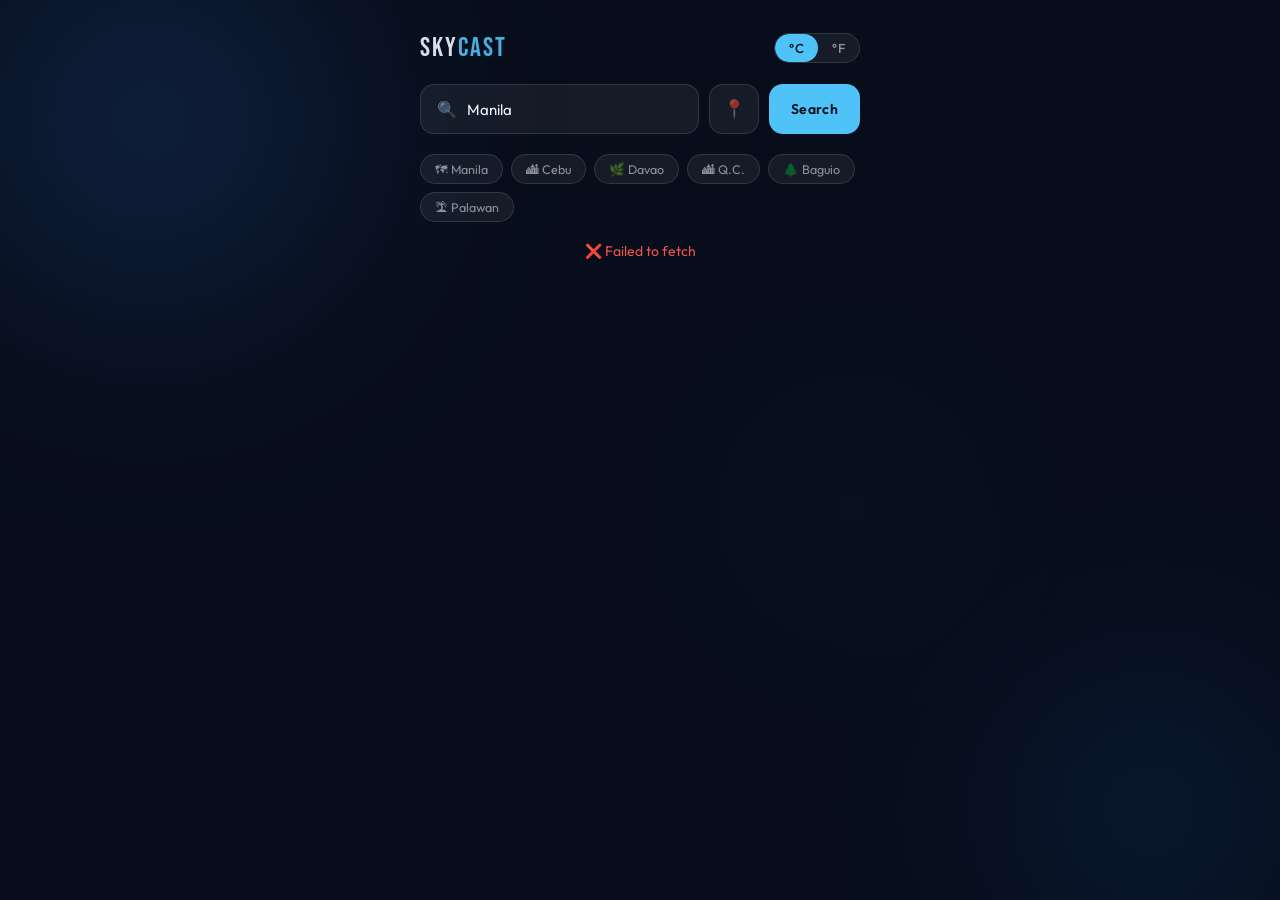
<file: weather-app/index.html>
<!DOCTYPE html>
<html lang="en">
<head>
  <meta charset="UTF-8" />
  <meta name="viewport" content="width=device-width, initial-scale=1.0" />
  <title>SkyCast — Philippine Weather</title>
  <link rel="preconnect" href="https://fonts.googleapis.com" />
  <link rel="preconnect" href="https://fonts.gstatic.com" crossorigin />
  <link href="https://fonts.googleapis.com/css2?family=Bebas+Neue&family=Outfit:wght@300;400;500;600&display=swap" rel="stylesheet" />
  <link rel="stylesheet" href="style.css" />
</head>
<body>

  <div class="bg-canvas">
    <div class="orb orb1"></div>
    <div class="orb orb2"></div>
    <div class="orb orb3"></div>
  </div>

  <div class="app">

    <!-- Header -->
    <div class="header">
      <div class="logo">Sky<span>Cast</span></div>
      <div class="unit-toggle">
        <button class="unit-btn active" id="btnC" onclick="setUnit('C')">°C</button>
        <button class="unit-btn" id="btnF" onclick="setUnit('F')">°F</button>
      </div>
    </div>

    <!-- Search -->
    <div class="search-wrap">
      <div class="search-box">
        <span class="search-icon">🔍</span>
        <input
          class="search-input"
          id="cityInput"
          type="text"
          placeholder="Search city…"
          onkeydown="if(event.key==='Enter') getWeather()"
          autocomplete="off"
        />
      </div>
      <button class="icon-btn" onclick="geoLocate()" title="Use my location">📍</button>
      <button class="search-btn" onclick="getWeather()">Search</button>
    </div>

    <!-- Quick PH Cities -->
    <div class="quick-cities">
      <button class="city-pill" onclick="quickSearch('Manila')">🗺 Manila</button>
      <button class="city-pill" onclick="quickSearch('Cebu City')">🏙 Cebu</button>
      <button class="city-pill" onclick="quickSearch('Davao City')">🌿 Davao</button>
      <button class="city-pill" onclick="quickSearch('Quezon City')">🏙 Q.C.</button>
      <button class="city-pill" onclick="quickSearch('Baguio')">🌲 Baguio</button>
      <button class="city-pill" onclick="quickSearch('Palawan')">🏝 Palawan</button>
    </div>

    <!-- Status / Error -->
    <div class="status" id="statusEl">
      <div class="spinner"></div>
      <span id="statusText">Fetching weather…</span>
    </div>
    <div class="error-msg" id="errorEl"></div>

    <!-- Main Weather Card -->
    <div class="main-card" id="mainCard">

      <div class="location-row">
        <div class="location-name">
          <span class="location-pin">📍</span>
          <span id="cityName">—</span>
        </div>
        <div class="local-time" id="localTime">—</div>
      </div>

      <div class="weather-main">
        <div>
          <div class="temp-display">
            <span id="tempVal">—</span><span class="temp-unit" id="tempUnitLabel">°C</span>
          </div>
          <div class="condition-text" id="conditionText">—</div>
          <div class="feels-like">Feels like <span id="feelsLike">—</span></div>
        </div>
        <div class="weather-icon-big" id="weatherIcon">🌤</div>
      </div>

      <div class="stats-grid">
        <div class="stat-card">
          <span class="stat-icon">💧</span>
          <div>
            <div class="stat-label">Humidity</div>
            <div class="stat-value" id="humidity">—</div>
          </div>
        </div>
        <div class="stat-card">
          <span class="stat-icon">💨</span>
          <div>
            <div class="stat-label">Wind</div>
            <div class="stat-value" id="wind">—</div>
          </div>
        </div>
        <div class="stat-card">
          <span class="stat-icon">🌧</span>
          <div>
            <div class="stat-label">Precipitation</div>
            <div class="stat-value" id="precip">—</div>
          </div>
        </div>
        <div class="stat-card">
          <span class="stat-icon">☀️</span>
          <div>
            <div class="stat-label">UV Index</div>
            <div class="stat-value" id="uvIndex">—</div>
          </div>
        </div>
      </div>

      <div class="divider"></div>

      <div class="forecast-label">5-Day Forecast</div>
      <div class="forecast-row" id="forecastRow"></div>

    </div>

  </div>

  <script src="script.js"></script>
</body>
</html>
</file>
<file: budget-expense-tracker/styles.css>
:root {
  --bg: #F2F0EB;
  --surface: #FFFFFF;
  --surface-2: #F7F6F3;
  --border: rgba(0,0,0,0.08);
  --border-strong: rgba(0,0,0,0.14);
  --primary: #1C3D5A;
  --primary-light: #EDF2F7;
  --accent: #2A9D8F;
  --income: #2A9D8F;
  --income-bg: #EBF7F5;
  --expense: #E07A5F;
  --expense-bg: #FDF0EC;
  --text: #1A1A1A;
  --text-2: #5A5A5A;
  --text-3: #9A9A9A;
  --shadow-sm: 0 1px 3px rgba(0,0,0,0.06), 0 1px 2px rgba(0,0,0,0.04);
  --shadow: 0 4px 16px rgba(0,0,0,0.07), 0 1px 4px rgba(0,0,0,0.04);
  --radius: 14px;
  --radius-sm: 8px;
  --transition: 0.2s ease;
  --font-ui: 'Figtree', sans-serif;
  --font-display: 'Figtree', sans-serif;
  --font-mono: 'DM Mono', monospace;
}

body.dark {
  --bg: #0E1117;
  --surface: #161B25;
  --surface-2: #1E2433;
  --border: rgba(255,255,255,0.07);
  --border-strong: rgba(255,255,255,0.12);
  --primary: #4A9EBF;
  --primary-light: #1A2535;
  --accent: #3BBFB0;
  --income: #3BBFB0;
  --income-bg: #0D2E2C;
  --expense: #F0916E;
  --expense-bg: #2E1A14;
  --text: #F0EEE9;
  --text-2: #9BA3B0;
  --text-3: #5A6070;
  --shadow-sm: 0 1px 3px rgba(0,0,0,0.3);
  --shadow: 0 4px 20px rgba(0,0,0,0.35);
}

* { margin:0; padding:0; box-sizing:border-box; }
html { scroll-behavior: smooth; }

body {
  font-family: var(--font-ui);
  background: var(--bg);
  color: var(--text);
  min-height: 100vh;
  padding: 2rem 1.25rem 4rem;
  transition: background 0.3s, color 0.3s;
}

.wrap { max-width: 1080px; margin: 0 auto; }

/* ── Header ── */
header {
  display: flex;
  justify-content: space-between;
  align-items: flex-start;
  margin-bottom: 2.5rem;
  gap: 1rem;
  animation: fadeDown 0.5s both;
}
.header-left h1 {
  font-family: var(--font-display);
  font-size: 2rem;
  font-weight: 800;
  color: var(--text);
  letter-spacing: -0.5px;
}
.header-left p { font-size: 0.875rem; color: var(--text-2); margin-top: 2px; }

.header-right {
  display: flex;
  align-items: center;
  gap: 0.75rem;
  flex-wrap: wrap;
  justify-content: flex-end;
}

.rate-badge {
  display: flex;
  align-items: center;
  gap: 6px;
  background: var(--surface);
  border: 1px solid var(--border);
  border-radius: 999px;
  padding: 6px 12px;
  font-size: 0.75rem;
  color: var(--text-2);
  box-shadow: var(--shadow-sm);
}
.rate-dot {
  width: 7px; height: 7px;
  border-radius: 50%;
  background: var(--text-3);
  transition: background 0.3s;
}
.rate-dot.live { background: var(--income); animation: pulse 2s infinite; }

@keyframes pulse {
  0%,100% { opacity: 1; }
  50% { opacity: 0.4; }
}

.ctrl-group {
  display: flex;
  align-items: center;
  gap: 0.5rem;
  background: var(--surface);
  border: 1px solid var(--border);
  border-radius: var(--radius-sm);
  padding: 6px 10px;
  box-shadow: var(--shadow-sm);
}
.ctrl-group label { font-size: 0.75rem; color: var(--text-2); white-space: nowrap; }
.ctrl-group select {
  border: none;
  background: transparent;
  color: var(--text);
  font-family: var(--font-ui);
  font-size: 0.875rem;
  font-weight: 500;
  cursor: pointer;
  outline: none;
  padding: 0;
}

.theme-btn {
  width: 36px; height: 36px;
  border-radius: var(--radius-sm);
  border: 1px solid var(--border);
  background: var(--surface);
  color: var(--text-2);
  cursor: pointer;
  display: flex; align-items: center; justify-content: center;
  font-size: 1rem;
  box-shadow: var(--shadow-sm);
  transition: all var(--transition);
}
.theme-btn:hover { color: var(--text); border-color: var(--border-strong); }

/* ── Summary Cards ── */
.summary {
  display: grid;
  grid-template-columns: repeat(3, 1fr);
  gap: 1rem;
  margin-bottom: 2rem;
  animation: fadeUp 0.5s 0.1s both;
}

.sum-card {
  background: var(--surface);
  border: 1px solid var(--border);
  border-radius: var(--radius);
  padding: 1.25rem 1.5rem;
  box-shadow: var(--shadow-sm);
  position: relative;
  overflow: hidden;
  transition: box-shadow var(--transition), transform var(--transition);
}
.sum-card:hover { box-shadow: var(--shadow); transform: translateY(-2px); }

.sum-card .label {
  font-size: 0.7rem;
  font-weight: 600;
  letter-spacing: 0.07em;
  text-transform: uppercase;
  color: var(--text-3);
  margin-bottom: 0.5rem;
}
.sum-card .value {
  font-family: var(--font-mono);
  font-size: 1.75rem;
  font-weight: 500;
  line-height: 1;
  color: var(--text);
}
.sum-card.income .value { color: var(--income); }
.sum-card.expense .value { color: var(--expense); }

.sum-card .icon {
  position: absolute;
  right: 1.25rem;
  top: 50%;
  transform: translateY(-50%);
  font-size: 1.75rem;
  opacity: 0.1;
}

/* ── Grid ── */
.grid {
  display: grid;
  grid-template-columns: 380px 1fr;
  gap: 1.5rem;
  align-items: start;
  animation: fadeUp 0.5s 0.2s both;
}

.panel {
  background: var(--surface);
  border: 1px solid var(--border);
  border-radius: var(--radius);
  box-shadow: var(--shadow-sm);
  overflow: hidden;
}

.panel-head {
  padding: 1.25rem 1.5rem;
  border-bottom: 1px solid var(--border);
  display: flex;
  align-items: center;
  justify-content: space-between;
  gap: 1rem;
}
.panel-head h2 {
  font-family: var(--font-display);
  font-size: 1rem;
  font-weight: 700;
  letter-spacing: -0.2px;
  color: var(--text);
}

.panel-body { padding: 1.25rem 1.5rem; }

/* ── Form ── */
.form-group { margin-bottom: 1rem; }
.form-row { display: grid; grid-template-columns: 1fr 1fr; gap: 0.75rem; }

label.field-label {
  display: block;
  font-size: 0.75rem;
  font-weight: 600;
  color: var(--text-2);
  margin-bottom: 6px;
  letter-spacing: 0.02em;
}

input[type=text], input[type=number], input[type=date], select.field-select {
  width: 100%;
  padding: 0.625rem 0.875rem;
  background: var(--surface-2);
  border: 1px solid var(--border);
  border-radius: var(--radius-sm);
  color: var(--text);
  font-family: var(--font-ui);
  font-size: 0.9rem;
  outline: none;
  transition: border-color var(--transition), box-shadow var(--transition);
  -webkit-appearance: none;
}
input[type=text]::placeholder, input[type=number]::placeholder { color: var(--text-3); }
input[type=text]:focus, input[type=number]:focus, input[type=date]:focus, select.field-select:focus {
  border-color: var(--primary);
  box-shadow: 0 0 0 3px rgba(28,61,90,0.1);
}
body.dark input:focus, body.dark select.field-select:focus {
  box-shadow: 0 0 0 3px rgba(74,158,191,0.15);
}

.amount-wrap { position: relative; }
.amount-wrap .sym {
  position: absolute;
  left: 0.875rem;
  top: 50%;
  transform: translateY(-50%);
  color: var(--text-2);
  font-size: 0.9rem;
  font-family: var(--font-mono);
  pointer-events: none;
}
.amount-wrap input { padding-left: 1.75rem; font-family: var(--font-mono); }

.type-toggle {
  display: grid;
  grid-template-columns: 1fr 1fr;
  background: var(--surface-2);
  border: 1px solid var(--border);
  border-radius: var(--radius-sm);
  padding: 3px;
  gap: 3px;
}
.type-toggle input { display: none; }
.type-toggle label {
  cursor: pointer;
  text-align: center;
  padding: 0.5rem;
  border-radius: 6px;
  font-size: 0.8rem;
  font-weight: 600;
  color: var(--text-2);
  transition: all var(--transition);
  user-select: none;
  letter-spacing: 0.02em;
  margin: 0;
}
#type-income:checked ~ .tog-income,
#type-expense:checked ~ .tog-expense {
  color: var(--surface);
}
#type-income:checked ~ .tog-income { background: var(--income); }
#type-expense:checked ~ .tog-expense { background: var(--expense); }

.btn-add {
  width: 100%;
  padding: 0.75rem;
  background: var(--primary);
  color: #fff;
  border: none;
  border-radius: var(--radius-sm);
  font-family: var(--font-display);
  font-size: 0.9rem;
  font-weight: 700;
  cursor: pointer;
  letter-spacing: 0.01em;
  transition: all var(--transition);
  margin-top: 0.25rem;
}
.btn-add:hover { filter: brightness(1.15); transform: translateY(-1px); box-shadow: 0 6px 20px rgba(0,0,0,0.15); }
.btn-add:active { transform: translateY(0); filter: brightness(1); }

/* ── Category Breakdown ── */
.breakdown { margin-top: 1.25rem; }
.breakdown-title {
  font-size: 0.7rem;
  font-weight: 600;
  letter-spacing: 0.07em;
  text-transform: uppercase;
  color: var(--text-3);
  margin-bottom: 0.75rem;
}
.cat-bar-wrap { margin-bottom: 0.6rem; }
.cat-bar-label {
  display: flex;
  justify-content: space-between;
  font-size: 0.78rem;
  color: var(--text-2);
  margin-bottom: 4px;
}
.cat-bar-label span:last-child { font-family: var(--font-mono); font-size: 0.75rem; }
.cat-bar-track {
  height: 5px;
  background: var(--surface-2);
  border-radius: 99px;
  overflow: hidden;
  border: 1px solid var(--border);
}
.cat-bar-fill {
  height: 100%;
  border-radius: 99px;
  background: var(--expense);
  transition: width 0.6s cubic-bezier(0.4,0,0.2,1);
}

/* ── History Panel ── */
.filter-select {
  border: 1px solid var(--border);
  background: var(--surface-2);
  color: var(--text-2);
  font-size: 0.75rem;
  padding: 4px 8px;
  border-radius: 6px;
  outline: none;
  cursor: pointer;
}

.tx-list { list-style: none; }
.tx-empty {
  padding: 3rem 1rem;
  text-align: center;
  color: var(--text-3);
}
.empty-icon { font-size: 2.5rem; margin-bottom: 0.5rem; opacity: 0.3; }

.tx-item {
  display: flex;
  align-items: center;
  padding: 1rem 1.5rem;
  border-bottom: 1px solid var(--border);
  gap: 1rem;
  transition: background var(--transition);
  animation: slideIn 0.3s both;
}
.tx-item:hover { background: var(--surface-2); }
.tx-item:last-child { border-bottom: none; }

.tx-dot {
  width: 40px; height: 40px;
  border-radius: 12px;
  display: flex; align-items: center; justify-content: center;
  font-size: 1.1rem;
  flex-shrink: 0;
}
.tx-dot.income { background: var(--income-bg); color: var(--income); }
.tx-dot.expense { background: var(--expense-bg); color: var(--expense); }

.tx-info { flex: 1; min-width: 0; }
.tx-desc { font-weight: 600; font-size: 0.9rem; color: var(--text); margin-bottom: 2px; }
.tx-meta { display: flex; align-items: center; gap: 8px; font-size: 0.75rem; color: var(--text-3); }
.cat-pill { background: var(--surface-2); padding: 1px 6px; border-radius: 4px; border: 1px solid var(--border); }
.orig-note { font-style: italic; opacity: 0.8; }

.tx-right { text-align: right; display: flex; align-items: center; gap: 1rem; }
.tx-amount { font-family: var(--font-mono); font-weight: 600; font-size: 0.95rem; }
.tx-amount.income { color: var(--income); }
.tx-amount.expense { color: var(--expense); }

.del-btn {
  width: 28px; height: 28px;
  border-radius: 50%;
  border: none;
  background: transparent;
  color: var(--text-3);
  cursor: pointer;
  display: flex; align-items: center; justify-content: center;
  font-size: 0.8rem;
  transition: all var(--transition);
  opacity: 0;
}
.tx-item:hover .del-btn { opacity: 1; }
.del-btn:hover { background: var(--expense-bg); color: var(--expense); }

/* ── Toast ── */
.toast {
  position: fixed;
  bottom: 2rem;
  left: 50%;
  transform: translateX(-50%) translateY(100px);
  background: var(--primary);
  color: #fff;
  padding: 0.75rem 1.5rem;
  border-radius: 99px;
  font-size: 0.875rem;
  font-weight: 600;
  box-shadow: var(--shadow);
  transition: transform 0.4s cubic-bezier(0.175, 0.885, 0.32, 1.275);
  z-index: 1000;
  pointer-events: none;
}
.toast.show { transform: translateX(-50%) translateY(0); }

/* ── Animations ── */
@keyframes fadeDown {
  from { opacity:0; transform:translateY(-12px); }
  to   { opacity:1; transform:translateY(0); }
}
@keyframes fadeUp {
  from { opacity:0; transform:translateY(12px); }
  to   { opacity:1; transform:translateY(0); }
}
@keyframes slideIn {
  from { opacity:0; transform:translateX(-10px); }
  to   { opacity:1; transform:translateX(0); }
}

/* ── Responsive ── */
@media (max-width: 800px) {
  .grid { grid-template-columns: 1fr; }
  .summary { grid-template-columns: 1fr; gap: 0.75rem; }
  header { flex-direction: column; align-items: flex-start; }
  .header-right { justify-content: flex-start; }
  .sum-card .value { font-size: 1.4rem; }
}
@media (max-width: 420px) {
  body { padding: 1rem 0.75rem 3rem; }
  .form-row { grid-template-columns: 1fr; }
  .tx-item { padding: 0.75rem 1rem; }
}

/* Scrollbar */
::-webkit-scrollbar { width: 6px; }
::-webkit-scrollbar-track { background: transparent; }
::-webkit-scrollbar-thumb { background: var(--border-strong); border-radius: 99px; }
</file>
<file: task-manager/style.css>
@import url('https://fonts.googleapis.com/css2?family=Figtree:wght@400;500;600&family=Bricolage+Grotesque:wght@700;800&display=swap');

/* ── Variables ── */
:root {
  --bg: #0a0a0f;
  --surface: #111118;
  --card: #16161f;
  --card-hover: #1c1c27;
  --border: rgba(255, 255, 255, 0.08);
  --border-hover: rgba(255, 255, 255, 0.15);
  --text: #f1f0ff;
  --text-muted: rgba(241, 240, 255, 0.45);
  --text-dim: rgba(241, 240, 255, 0.25);
  --accent: #a78bfa;
  --accent-dark: #7c3aed;
  --accent-glow: rgba(167, 139, 250, 0.15);
  --high: #f87171;
  --medium: #fb923c;
  --low: #4ade80;
  --danger: #ef4444;
  --radius: 14px;
  --radius-sm: 10px;
}

[data-theme="light"] {
  --bg: #f4f3ff;
  --surface: #ffffff;
  --card: #ffffff;
  --card-hover: #f9f8ff;
  --border: rgba(100, 80, 200, 0.12);
  --border-hover: rgba(100, 80, 200, 0.25);
  --text: #0d0b1a;
  --text-muted: rgba(13, 11, 26, 0.5);
  --text-dim: rgba(13, 11, 26, 0.28);
  --accent-glow: rgba(124, 58, 237, 0.08);
}

/* ── Base ── */
*, *::before, *::after {
  box-sizing: border-box;
  margin: 0;
  padding: 0;
}

body {
  font-family: 'Figtree', sans-serif;
  background: var(--bg);
  color: var(--text);
  min-height: 100vh;
  padding: 2rem 1.25rem 4rem;
  transition: background 0.35s ease, color 0.35s ease;
}

/* ── Toast ── */
#toastContainer {
  position: fixed;
  bottom: 24px;
  right: 24px;
  z-index: 9999;
  display: flex;
  flex-direction: column;
  gap: 10px;
  pointer-events: none;
}

.toast {
  background: var(--card);
  border: 1px solid var(--border);
  color: var(--text);
  padding: 12px 18px;
  border-radius: var(--radius-sm);
  font-size: 13.5px;
  font-weight: 500;
  box-shadow: 0 8px 32px rgba(0, 0, 0, 0.35);
  animation: toastIn 0.3s ease forwards;
  pointer-events: auto;
  display: flex;
  align-items: center;
  gap: 8px;
  min-width: 220px;
}

.toast.fade-out {
  animation: toastOut 0.3s ease forwards;
}

@keyframes toastIn {
  from { opacity: 0; transform: translateY(12px) scale(0.96); }
  to   { opacity: 1; transform: translateY(0) scale(1); }
}

@keyframes toastOut {
  from { opacity: 1; transform: translateY(0) scale(1); }
  to   { opacity: 0; transform: translateY(8px) scale(0.95); }
}

/* ── Container ── */
.container {
  max-width: 560px;
  margin: 0 auto;
  display: flex;
  flex-direction: column;
  gap: 1rem;
}

/* ── Header ── */
header {
  display: flex;
  align-items: center;
  justify-content: space-between;
  padding-bottom: 0.25rem;
}

.logo {
  font-family: 'Bricolage Grotesque', sans-serif;
  font-size: 1.75rem;
  font-weight: 800;
  color: var(--text);
  letter-spacing: -0.5px;
}

.logo span {
  color: var(--accent);
}

.theme-btn {
  background: var(--card);
  border: 1px solid var(--border);
  border-radius: 50%;
  width: 40px;
  height: 40px;
  font-size: 16px;
  cursor: pointer;
  transition: all 0.2s;
  display: flex;
  align-items: center;
  justify-content: center;
}

.theme-btn:hover {
  border-color: var(--accent);
  background: var(--accent-glow);
}

/* ── Stats Bar ── */
.stats-bar {
  display: flex;
  align-items: center;
  gap: 1.5rem;
  background: var(--surface);
  border: 1px solid var(--border);
  border-radius: var(--radius);
  padding: 14px 20px;
}

.stat {
  display: flex;
  flex-direction: column;
  align-items: center;
  min-width: 36px;
}

.stat-value {
  font-family: 'Bricolage Grotesque', sans-serif;
  font-size: 1.3rem;
  font-weight: 700;
  color: var(--accent);
  line-height: 1;
}

.stat-label {
  font-size: 10px;
  color: var(--text-dim);
  text-transform: uppercase;
  letter-spacing: 0.8px;
  margin-top: 3px;
  font-weight: 600;
}

.progress-wrap {
  flex: 1;
  display: flex;
  align-items: center;
  gap: 10px;
  margin-left: auto;
}

.progress-bar {
  flex: 1;
  height: 6px;
  background: var(--border);
  border-radius: 99px;
  overflow: hidden;
}

.progress-fill {
  height: 100%;
  background: linear-gradient(90deg, var(--accent-dark), var(--accent));
  border-radius: 99px;
  width: 0%;
  transition: width 0.5s cubic-bezier(0.16, 1, 0.3, 1);
}

.progress-pct {
  font-size: 12px;
  font-weight: 600;
  color: var(--text-muted);
  min-width: 34px;
  text-align: right;
}

/* ── Form ── */
.task-form {
  background: var(--surface);
  border: 1px solid var(--border);
  border-radius: var(--radius);
  padding: 18px;
  display: flex;
  flex-direction: column;
  gap: 10px;
  transition: border-color 0.25s;
}

.task-form:focus-within {
  border-color: var(--accent);
}

input[type="text"],
input[type="date"],
textarea,
select {
  width: 100%;
  background: var(--card);
  border: 1px solid var(--border);
  border-radius: var(--radius-sm);
  color: var(--text);
  font-family: 'Figtree', sans-serif;
  font-size: 14px;
  padding: 11px 14px;
  outline: none;
  transition: border-color 0.2s, background 0.2s;
  appearance: none;
  -webkit-appearance: none;
}

input[type="date"] {
  color-scheme: dark;
}

[data-theme="light"] input[type="date"] {
  color-scheme: light;
}

input:focus,
textarea:focus,
select:focus {
  border-color: var(--accent);
  background: var(--card-hover);
}

input::placeholder,
textarea::placeholder {
  color: var(--text-dim);
}

textarea {
  resize: none;
}

.form-row {
  display: flex;
  gap: 8px;
  align-items: stretch;
}

.form-row select,
.form-row input[type="date"] {
  flex: 1;
}

/* ── Buttons ── */
button {
  font-family: 'Figtree', sans-serif;
  cursor: pointer;
  border: none;
  border-radius: var(--radius-sm);
  font-size: 14px;
  font-weight: 600;
  transition: all 0.2s;
}

.primary-btn {
  background: var(--accent);
  color: #fff;
  padding: 11px 20px;
  white-space: nowrap;
  letter-spacing: 0.2px;
}

.primary-btn:hover {
  background: #bba3fc;
  transform: translateY(-1px);
}

.primary-btn:active {
  transform: translateY(0);
}

.ghost-btn {
  background: var(--card);
  border: 1px solid var(--border);
  color: var(--text-muted);
  padding: 11px 20px;
}

.ghost-btn:hover {
  background: var(--card-hover);
  color: var(--text);
}

.danger-btn {
  background: rgba(239, 68, 68, 0.1);
  border: 1px solid rgba(239, 68, 68, 0.25);
  color: var(--danger);
  padding: 9px 16px;
  font-size: 13px;
}

.danger-btn:hover {
  background: rgba(239, 68, 68, 0.18);
}

/* ── Controls ── */
.controls {
  display: flex;
  flex-direction: column;
  gap: 8px;
}

.search-box {
  display: flex;
  align-items: center;
  background: var(--surface);
  border: 1px solid var(--border);
  border-radius: var(--radius-sm);
  padding: 0 14px;
  gap: 8px;
  transition: border-color 0.2s;
}

.search-box:focus-within {
  border-color: var(--accent);
}

.search-icon {
  font-size: 14px;
  opacity: 0.4;
  flex-shrink: 0;
}

.search-box input {
  border: none;
  background: none;
  padding: 10px 0;
  font-size: 14px;
}

.search-box input:focus {
  border: none;
  background: none;
}

.filters {
  display: flex;
  gap: 6px;
}

.filters button {
  flex: 1;
  background: var(--surface);
  border: 1px solid var(--border);
  color: var(--text-muted);
  padding: 8px 10px;
  font-size: 13px;
  display: flex;
  align-items: center;
  justify-content: center;
  gap: 6px;
}

.filters button:hover {
  color: var(--text);
  border-color: var(--border-hover);
}

.filters button.active {
  background: var(--accent-glow);
  border-color: var(--accent);
  color: var(--accent);
}

.badge {
  background: rgba(255, 255, 255, 0.08);
  border-radius: 99px;
  padding: 1px 7px;
  font-size: 11px;
  font-weight: 700;
  color: inherit;
}

[data-theme="light"] .badge {
  background: rgba(0, 0, 0, 0.08);
}

/* ── Task List ── */
#taskList {
  display: flex;
  flex-direction: column;
  gap: 8px;
}

/* ── Task Card ── */
.task {
  background: var(--card);
  border: 1px solid var(--border);
  border-radius: var(--radius);
  padding: 14px 16px;
  transition: transform 0.2s, border-color 0.2s, background 0.2s, opacity 0.3s;
  animation: taskIn 0.25s ease;
  cursor: grab;
  position: relative;
}

.task:hover {
  transform: translateY(-2px);
  border-color: var(--border-hover);
  background: var(--card-hover);
}

.task:active {
  cursor: grabbing;
}

.task.dragging {
  opacity: 0.4;
  transform: scale(0.98);
}

.task.drag-over {
  border-color: var(--accent);
  background: var(--accent-glow);
}

.task.completed .task-title {
  text-decoration: line-through;
  opacity: 0.45;
}

.task.completed .task-desc {
  opacity: 0.35;
}

@keyframes taskIn {
  from { opacity: 0; transform: translateY(10px) scale(0.98); }
  to   { opacity: 1; transform: translateY(0) scale(1); }
}

/* Priority accent */
.priority-high  { border-left: 3px solid var(--high); }
.priority-medium{ border-left: 3px solid var(--medium); }
.priority-low   { border-left: 3px solid var(--low); }

/* Task inner */
.task-header {
  display: flex;
  align-items: flex-start;
  gap: 10px;
}

.task-checkbox {
  width: 18px;
  height: 18px;
  border-radius: 50%;
  border: 2px solid var(--border-hover);
  flex-shrink: 0;
  margin-top: 2px;
  cursor: pointer;
  transition: all 0.2s;
  display: flex;
  align-items: center;
  justify-content: center;
  background: none;
  padding: 0;
  font-size: 10px;
  color: transparent;
}

.task.completed .task-checkbox {
  background: var(--accent);
  border-color: var(--accent);
  color: #fff;
}

.task-checkbox:hover {
  border-color: var(--accent);
}

.task-body {
  flex: 1;
  min-width: 0;
}

.task-title {
  font-size: 14.5px;
  font-weight: 600;
  color: var(--text);
  line-height: 1.4;
  word-break: break-word;
}

.task-desc {
  font-size: 13px;
  color: var(--text-muted);
  margin-top: 4px;
  line-height: 1.5;
  word-break: break-word;
}

.task-meta {
  display: flex;
  align-items: center;
  gap: 8px;
  margin-top: 10px;
  flex-wrap: wrap;
}

.priority-badge {
  font-size: 11px;
  font-weight: 600;
  padding: 2px 9px;
  border-radius: 99px;
  text-transform: uppercase;
  letter-spacing: 0.5px;
}

.priority-badge.high   { background: rgba(248,113,113,0.12); color: var(--high); }
.priority-badge.medium { background: rgba(251,146,60,0.12);  color: var(--medium); }
.priority-badge.low    { background: rgba(74,222,128,0.12);  color: var(--low); }

.due-tag {
  font-size: 11px;
  color: var(--text-dim);
  display: flex;
  align-items: center;
  gap: 3px;
}

.due-tag.overdue {
  color: var(--high);
}

.created-tag {
  font-size: 11px;
  color: var(--text-dim);
  margin-left: auto;
}

.task-actions {
  display: flex;
  gap: 6px;
  margin-top: 10px;
}

.task-actions button {
  flex: 1;
  background: rgba(255, 255, 255, 0.04);
  border: 1px solid var(--border);
  color: var(--text-muted);
  padding: 6px;
  font-size: 13px;
}

[data-theme="light"] .task-actions button {
  background: rgba(0, 0, 0, 0.03);
}

.task-actions button:hover {
  color: var(--text);
  border-color: var(--border-hover);
  background: rgba(255, 255, 255, 0.08);
}

.task-actions .del-btn:hover {
  background: rgba(239, 68, 68, 0.1);
  border-color: rgba(239, 68, 68, 0.3);
  color: var(--danger);
}

/* ── Empty State ── */
.empty-state {
  text-align: center;
  padding: 3rem 1rem;
  color: var(--text-muted);
}

.empty-icon {
  font-size: 2.5rem;
  margin-bottom: 0.75rem;
  opacity: 0.4;
}

.empty-state p {
  font-size: 15px;
  font-weight: 500;
  margin-bottom: 4px;
}

.empty-state small {
  font-size: 13px;
  color: var(--text-dim);
}

.hidden {
  display: none !important;
}

/* ── Footer ── */
.footer-actions {
  display: flex;
  align-items: center;
  justify-content: space-between;
  padding-top: 4px;
}

.footer-count {
  font-size: 12.5px;
  color: var(--text-dim);
}

/* ── Modal ── */
.modal {
  position: fixed;
  inset: 0;
  z-index: 1000;
  display: flex;
  align-items: center;
  justify-content: center;
  padding: 1.25rem;
}

.modal-backdrop {
  position: absolute;
  inset: 0;
  background: rgba(0, 0, 0, 0.6);
  backdrop-filter: blur(4px);
  -webkit-backdrop-filter: blur(4px);
}

.modal-content {
  position: relative;
  z-index: 1;
  background: var(--surface);
  border: 1px solid var(--border-hover);
  border-radius: var(--radius);
  padding: 24px;
  width: 100%;
  max-width: 420px;
  display: flex;
  flex-direction: column;
  gap: 10px;
  box-shadow: 0 24px 64px rgba(0, 0, 0, 0.5);
  animation: modalIn 0.25s cubic-bezier(0.16, 1, 0.3, 1);
}

@keyframes modalIn {
  from { opacity: 0; transform: scale(0.93) translateY(16px); }
  to   { opacity: 1; transform: scale(1) translateY(0); }
}

.modal-header {
  display: flex;
  align-items: center;
  justify-content: space-between;
  margin-bottom: 4px;
}

.modal-header h2 {
  font-family: 'Bricolage Grotesque', sans-serif;
  font-size: 1.15rem;
  font-weight: 700;
}

.modal-close {
  background: none;
  border: 1px solid var(--border);
  color: var(--text-muted);
  width: 30px;
  height: 30px;
  border-radius: 8px;
  display: flex;
  align-items: center;
  justify-content: center;
  font-size: 13px;
  padding: 0;
}

.modal-close:hover {
  border-color: var(--danger);
  color: var(--danger);
}

.modal-actions {
  display: flex;
  gap: 8px;
  margin-top: 4px;
}

/* ── Responsive ── */
@media (max-width: 420px) {
  .stats-bar { gap: 1rem; }
  .form-row  { flex-direction: column; }
  .form-row .primary-btn { width: 100%; }
}
</file>
<file: weather-app/style.css>
*, *::before, *::after {
  box-sizing: border-box;
  margin: 0;
  padding: 0;
}

:root {
  --orb1: #1a3a6e;
  --orb2: #0e2a52;
  --accent: #4fc3f7;
  --accent2: #81d4fa;
  --bg: #070d1a;
  --glass: rgba(255, 255, 255, 0.06);
  --glass-border: rgba(255, 255, 255, 0.12);
  --glass-hover: rgba(255, 255, 255, 0.10);
  --text: #f0f4ff;
  --text-muted: rgba(240, 244, 255, 0.55);
  --text-dim: rgba(240, 244, 255, 0.30);
  --radius: 20px;
}

/* ── Body ── */
body {
  font-family: 'Outfit', sans-serif;
  background: var(--bg);
  color: var(--text);
  min-height: 100vh;
  overflow-x: hidden;
}

/* ── Animated Background ── */
.bg-canvas {
  position: fixed;
  inset: 0;
  z-index: 0;
  background: var(--bg);
  transition: background 1.2s ease;
}

.orb {
  position: absolute;
  border-radius: 50%;
  filter: blur(90px);
  opacity: 0.55;
  animation: drift 14s ease-in-out infinite alternate;
}

.orb1 {
  width: 600px;
  height: 600px;
  top: -180px;
  left: -150px;
  background: radial-gradient(circle, var(--orb1) 0%, transparent 70%);
  animation-duration: 16s;
}

.orb2 {
  width: 500px;
  height: 500px;
  bottom: -160px;
  right: -120px;
  background: radial-gradient(circle, var(--orb2) 0%, transparent 70%);
  animation-duration: 12s;
  animation-direction: alternate-reverse;
}

.orb3 {
  width: 300px;
  height: 300px;
  top: 40%;
  left: 55%;
  background: radial-gradient(circle, rgba(79, 195, 247, 0.15) 0%, transparent 70%);
  animation-duration: 20s;
}

@keyframes drift {
  from { transform: translate(0, 0) scale(1); }
  to   { transform: translate(40px, 30px) scale(1.08); }
}

/* ── App Layout ── */
.app {
  position: relative;
  z-index: 1;
  min-height: 100vh;
  display: flex;
  flex-direction: column;
  align-items: center;
  padding: 2rem 1.25rem 3rem;
  gap: 1.25rem;
  max-width: 480px;
  margin: 0 auto;
}

/* ── Header ── */
.header {
  width: 100%;
  display: flex;
  align-items: center;
  justify-content: space-between;
}

.logo {
  font-family: 'Bebas Neue', sans-serif;
  font-size: 1.7rem;
  letter-spacing: 2px;
  color: var(--text);
  opacity: 0.9;
}

.logo span {
  color: var(--accent);
}

.unit-toggle {
  display: flex;
  background: var(--glass);
  border: 1px solid var(--glass-border);
  border-radius: 30px;
  overflow: hidden;
}

.unit-btn {
  background: none;
  border: none;
  color: var(--text-muted);
  padding: 6px 14px;
  font-size: 13px;
  font-family: 'Outfit', sans-serif;
  font-weight: 500;
  cursor: pointer;
  transition: all 0.25s;
  letter-spacing: 0.5px;
}

.unit-btn.active {
  background: var(--accent);
  color: #070d1a;
  border-radius: 30px;
}

/* ── Search ── */
.search-wrap {
  width: 100%;
  display: flex;
  gap: 10px;
}

.search-box {
  flex: 1;
  display: flex;
  align-items: center;
  background: var(--glass);
  border: 1px solid var(--glass-border);
  border-radius: 14px;
  padding: 0 16px;
  gap: 10px;
  transition: border-color 0.25s;
}

.search-box:focus-within {
  border-color: var(--accent);
}

.search-icon {
  font-size: 16px;
  opacity: 0.5;
  flex-shrink: 0;
}

.search-input {
  background: none;
  border: none;
  outline: none;
  color: var(--text);
  font-family: 'Outfit', sans-serif;
  font-size: 15px;
  width: 100%;
  padding: 14px 0;
}

.search-input::placeholder {
  color: var(--text-dim);
}

.icon-btn {
  background: var(--glass);
  border: 1px solid var(--glass-border);
  border-radius: 14px;
  width: 50px;
  height: 50px;
  display: flex;
  align-items: center;
  justify-content: center;
  cursor: pointer;
  font-size: 18px;
  color: var(--text-muted);
  transition: all 0.25s;
  flex-shrink: 0;
}

.icon-btn:hover {
  background: var(--glass-hover);
  color: var(--accent);
  border-color: var(--accent);
}

.search-btn {
  background: var(--accent);
  border: none;
  border-radius: 14px;
  padding: 0 22px;
  height: 50px;
  color: #070d1a;
  font-family: 'Outfit', sans-serif;
  font-weight: 600;
  font-size: 14px;
  cursor: pointer;
  letter-spacing: 0.3px;
  transition: all 0.25s;
  white-space: nowrap;
}

.search-btn:hover {
  background: var(--accent2);
  transform: translateY(-1px);
}

.search-btn:active {
  transform: translateY(0);
}

/* ── Quick Cities ── */
.quick-cities {
  width: 100%;
  display: flex;
  gap: 8px;
  flex-wrap: wrap;
}

.city-pill {
  background: var(--glass);
  border: 1px solid var(--glass-border);
  border-radius: 30px;
  padding: 6px 14px;
  font-size: 12.5px;
  color: var(--text-muted);
  cursor: pointer;
  transition: all 0.2s;
  font-family: 'Outfit', sans-serif;
}

.city-pill:hover {
  background: var(--glass-hover);
  color: var(--text);
  border-color: rgba(79, 195, 247, 0.4);
}

/* ── Status ── */
.status {
  font-size: 14px;
  color: var(--text-muted);
  display: none;
  align-items: center;
  gap: 8px;
}

.status.visible {
  display: flex;
}

.spinner {
  width: 16px;
  height: 16px;
  border: 2px solid var(--glass-border);
  border-top-color: var(--accent);
  border-radius: 50%;
  animation: spin 0.7s linear infinite;
}

@keyframes spin {
  to { transform: rotate(360deg); }
}

.error-msg {
  color: #ef5350;
  display: none;
  font-size: 14px;
  text-align: center;
}

.error-msg.visible {
  display: block;
}

/* ── Main Card ── */
.main-card {
  width: 100%;
  background: var(--glass);
  border: 1px solid var(--glass-border);
  border-radius: var(--radius);
  padding: 2rem 1.75rem 1.75rem;
  backdrop-filter: blur(20px);
  -webkit-backdrop-filter: blur(20px);
  display: none;
  opacity: 0;
  transform: translateY(24px);
  transition: opacity 0.5s ease, transform 0.5s ease;
}

.main-card.visible {
  display: block;
  opacity: 1;
  transform: translateY(0);
}

/* ── Location Row ── */
.location-row {
  display: flex;
  align-items: center;
  justify-content: space-between;
  margin-bottom: 1.5rem;
}

.location-name {
  font-size: 1.1rem;
  font-weight: 600;
  color: var(--text);
  display: flex;
  align-items: center;
  gap: 6px;
}

.location-pin {
  font-size: 14px;
  opacity: 0.6;
}

.local-time {
  font-size: 12px;
  color: var(--text-muted);
  background: var(--glass);
  border: 1px solid var(--glass-border);
  padding: 4px 10px;
  border-radius: 20px;
}

/* ── Weather Main ── */
.weather-main {
  display: flex;
  align-items: flex-start;
  justify-content: space-between;
  margin-bottom: 0.5rem;
}

.temp-display {
  font-family: 'Bebas Neue', sans-serif;
  font-size: 7rem;
  line-height: 1;
  color: var(--text);
  letter-spacing: -2px;
}

.temp-unit {
  font-size: 2.5rem;
  opacity: 0.5;
  vertical-align: super;
}

.weather-icon-big {
  font-size: 5rem;
  line-height: 1;
  filter: drop-shadow(0 0 24px rgba(79, 195, 247, 0.4));
  animation: float 4s ease-in-out infinite;
}

@keyframes float {
  0%, 100% { transform: translateY(0); }
  50%       { transform: translateY(-10px); }
}

.condition-text {
  font-size: 1rem;
  color: var(--text-muted);
  font-weight: 400;
  margin-bottom: 1.5rem;
}

.feels-like {
  font-size: 13px;
  color: var(--accent);
  opacity: 0.8;
}

/* ── Stats Grid ── */
.stats-grid {
  display: grid;
  grid-template-columns: 1fr 1fr;
  gap: 10px;
  margin: 1.25rem 0;
}

.stat-card {
  background: rgba(255, 255, 255, 0.04);
  border: 1px solid var(--glass-border);
  border-radius: 14px;
  padding: 14px 16px;
  display: flex;
  align-items: center;
  gap: 12px;
}

.stat-icon {
  font-size: 22px;
  flex-shrink: 0;
}

.stat-label {
  font-size: 11px;
  color: var(--text-dim);
  text-transform: uppercase;
  letter-spacing: 0.8px;
  font-weight: 500;
}

.stat-value {
  font-size: 17px;
  font-weight: 600;
  color: var(--text);
  margin-top: 2px;
}

/* ── Divider ── */
.divider {
  height: 1px;
  background: var(--glass-border);
  margin: 1.25rem 0;
}

/* ── Forecast ── */
.forecast-label {
  font-size: 11px;
  text-transform: uppercase;
  letter-spacing: 1.2px;
  color: var(--text-dim);
  font-weight: 500;
  margin-bottom: 12px;
}

.forecast-row {
  display: flex;
  gap: 8px;
  overflow-x: auto;
  padding-bottom: 4px;
  scrollbar-width: none;
}

.forecast-row::-webkit-scrollbar {
  display: none;
}

.forecast-day {
  background: rgba(255, 255, 255, 0.04);
  border: 1px solid var(--glass-border);
  border-radius: 14px;
  padding: 12px 10px;
  min-width: 70px;
  text-align: center;
  flex-shrink: 0;
}

.fc-day {
  font-size: 11px;
  color: var(--text-muted);
  margin-bottom: 6px;
  font-weight: 500;
}

.fc-icon {
  font-size: 22px;
  margin-bottom: 6px;
  display: block;
}

.fc-max {
  font-size: 15px;
  font-weight: 600;
}

.fc-min {
  font-size: 12px;
  color: var(--text-dim);
  margin-top: 2px;
}

.fc-rain {
  font-size: 10px;
  color: #64b5f6;
  margin-top: 4px;
  opacity: 0.8;
}

/* ── Responsive ── */
@media (max-width: 400px) {
  .temp-display { font-size: 5.5rem; }
  .weather-icon-big { font-size: 4rem; }
}
</file>
